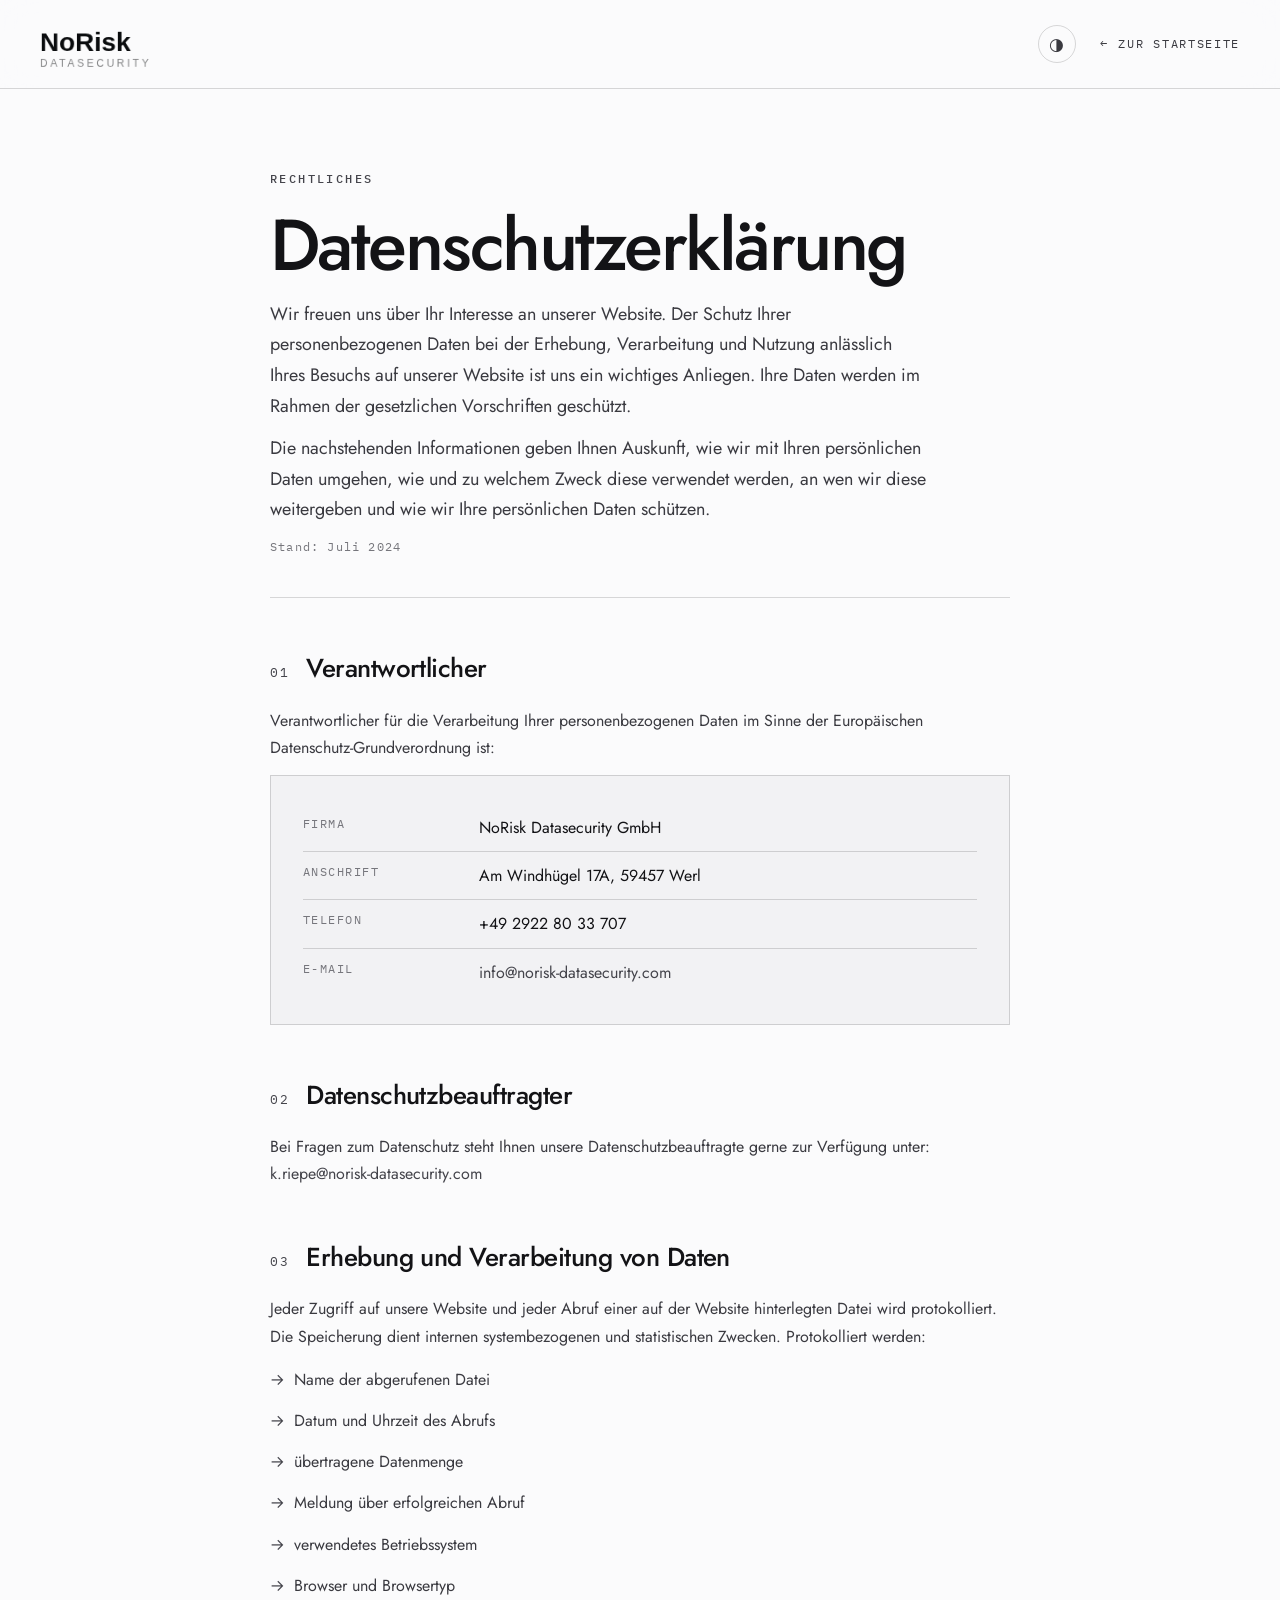
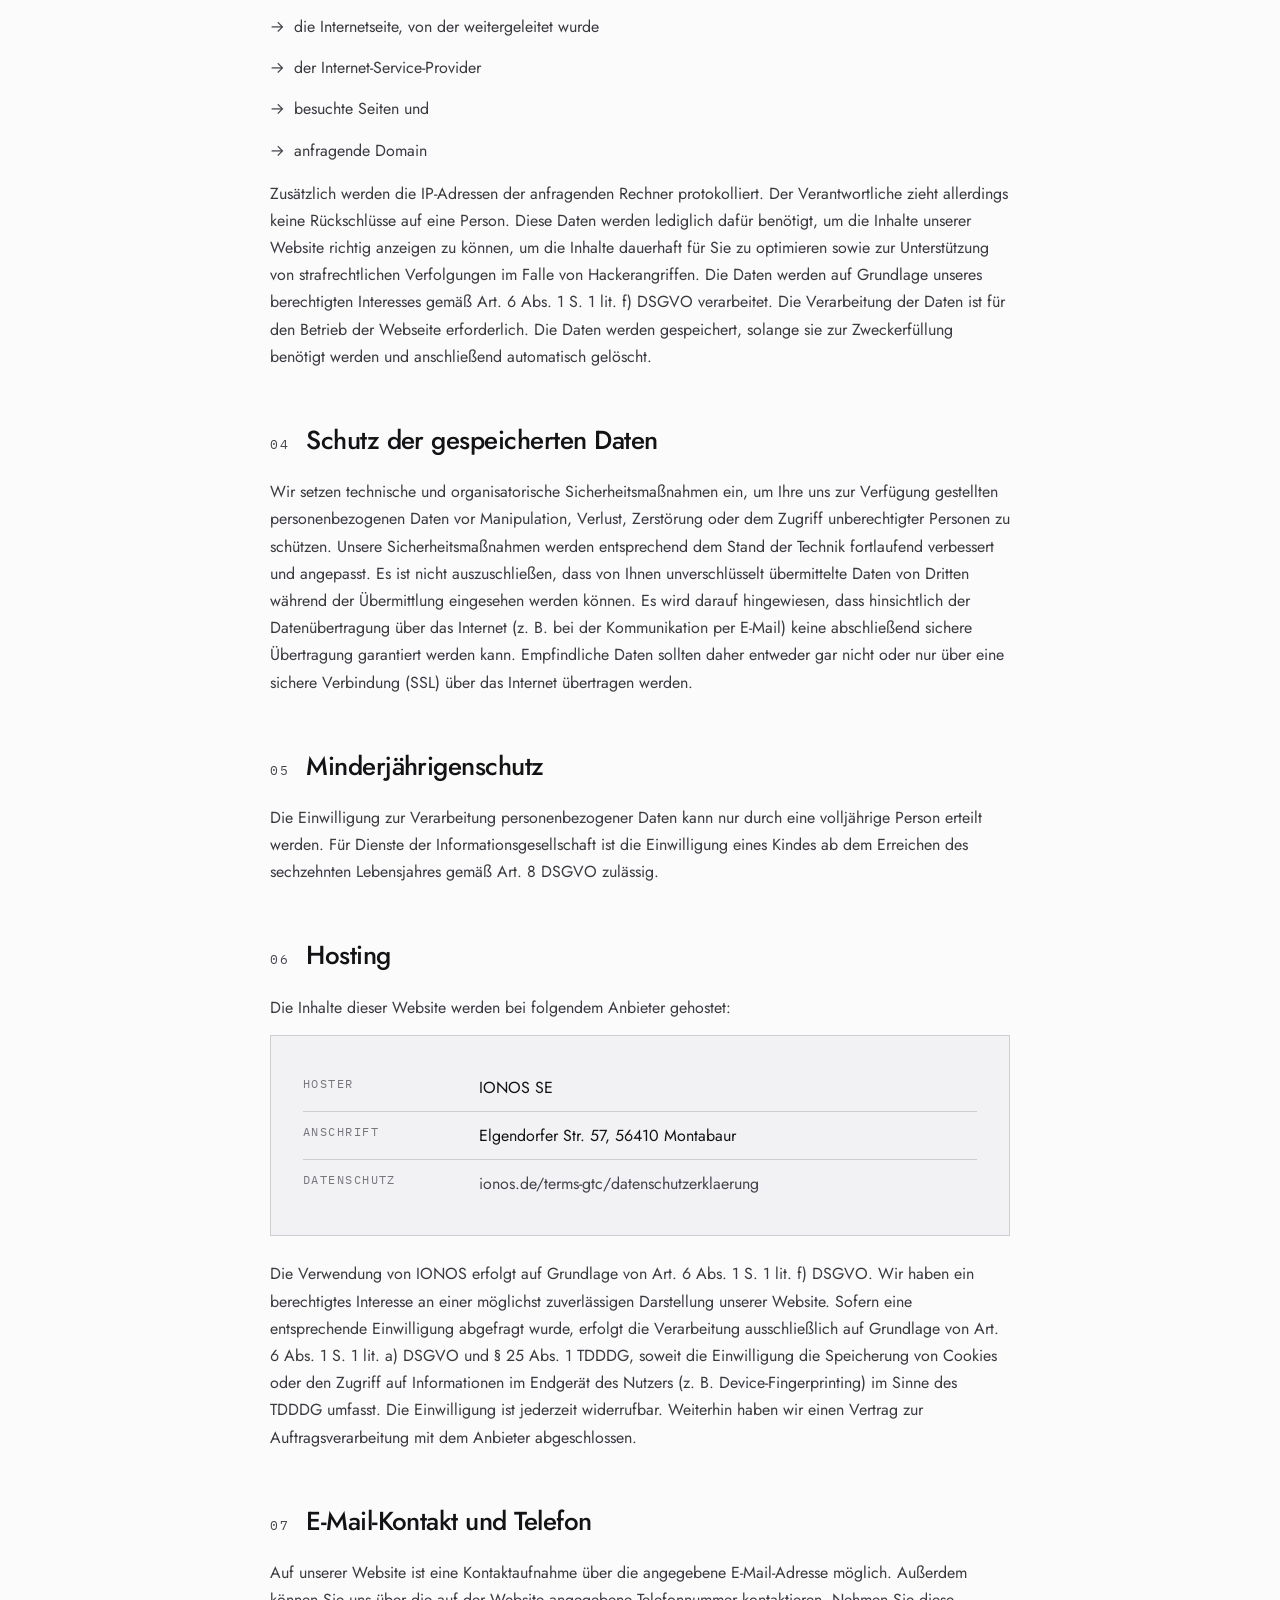
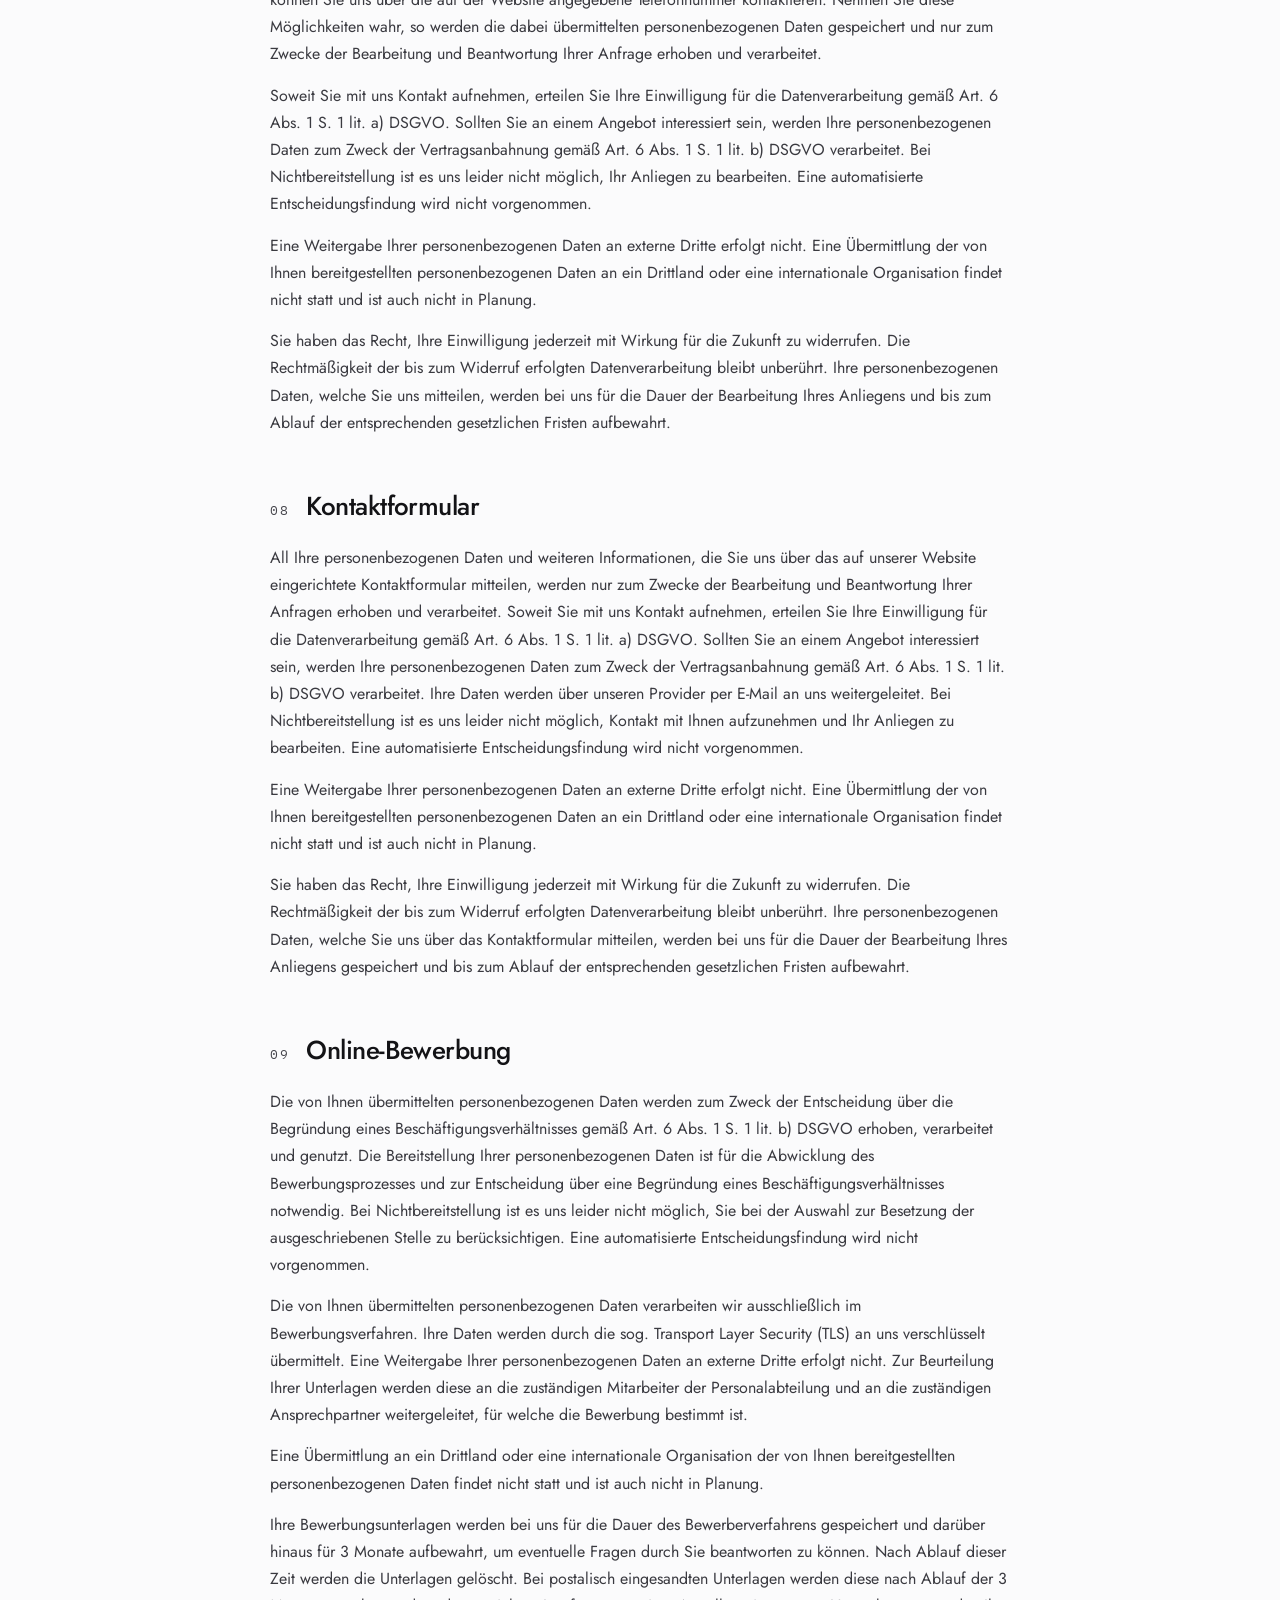
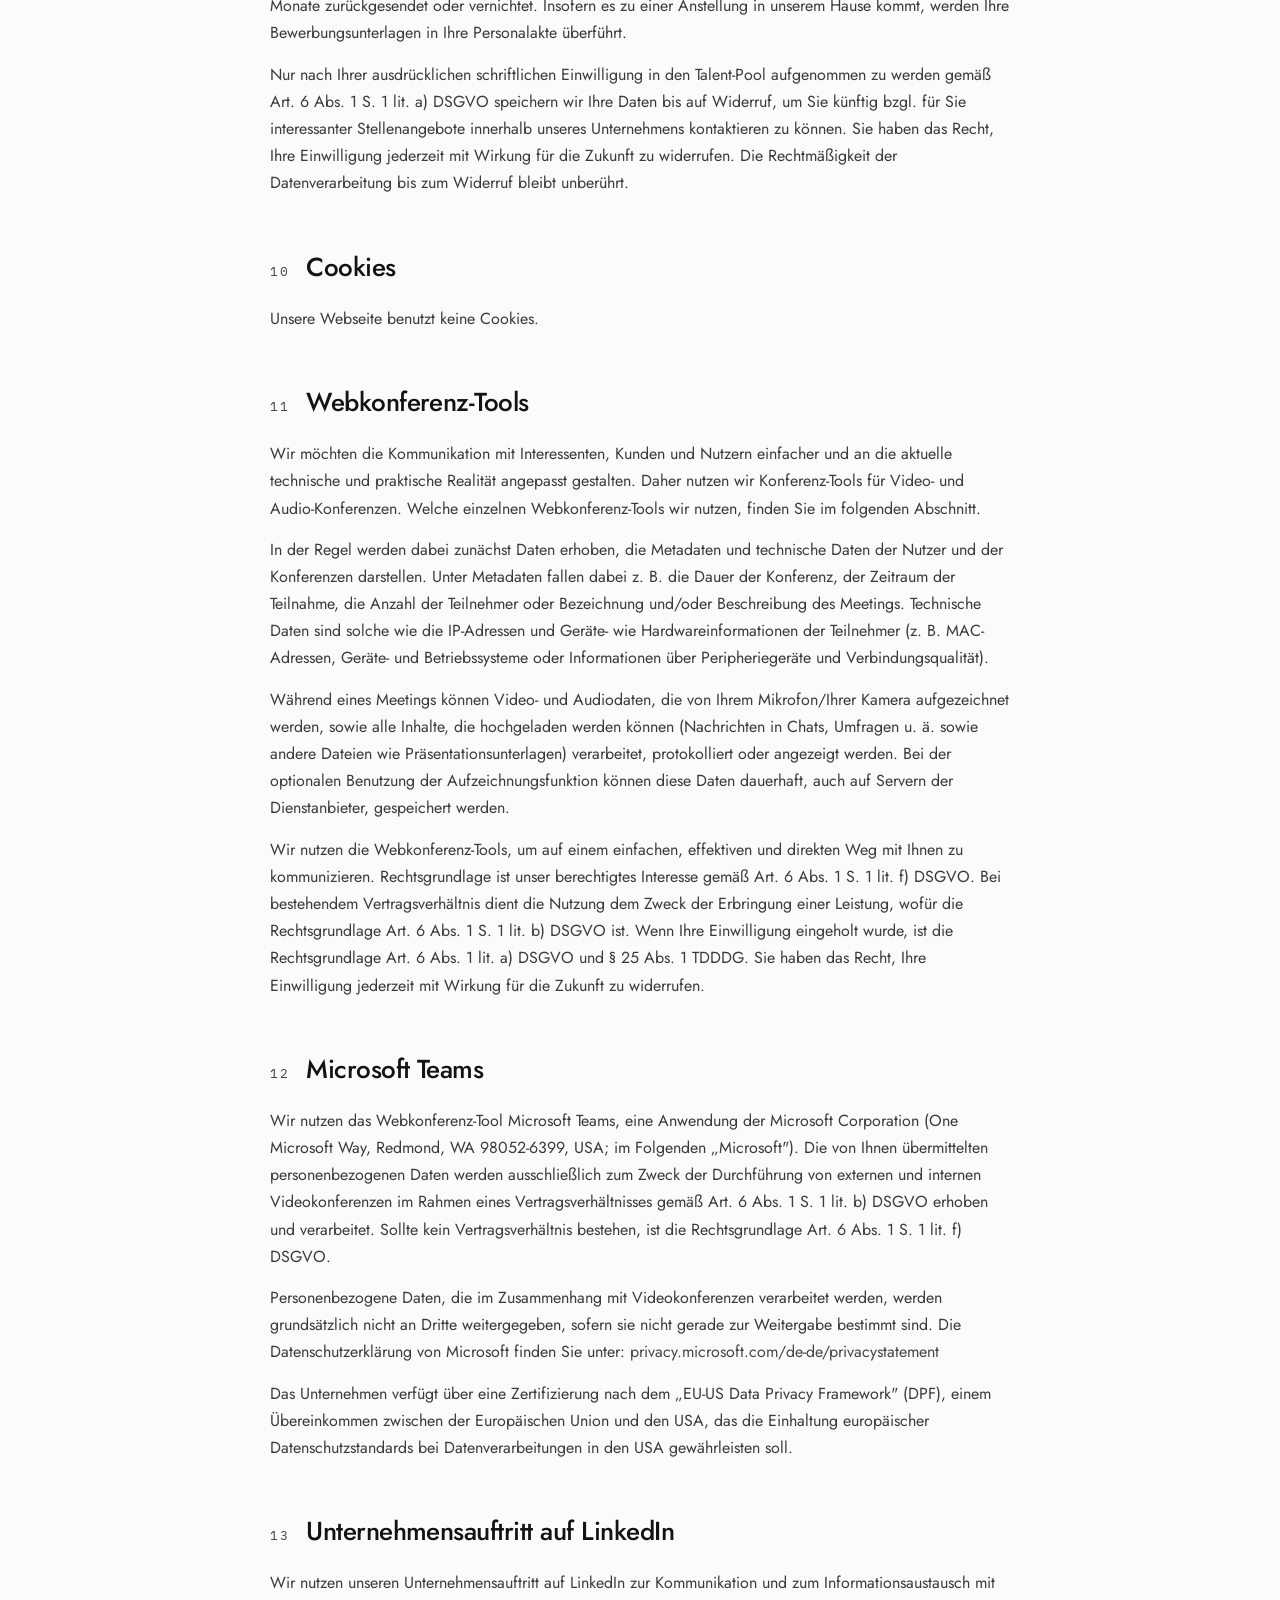
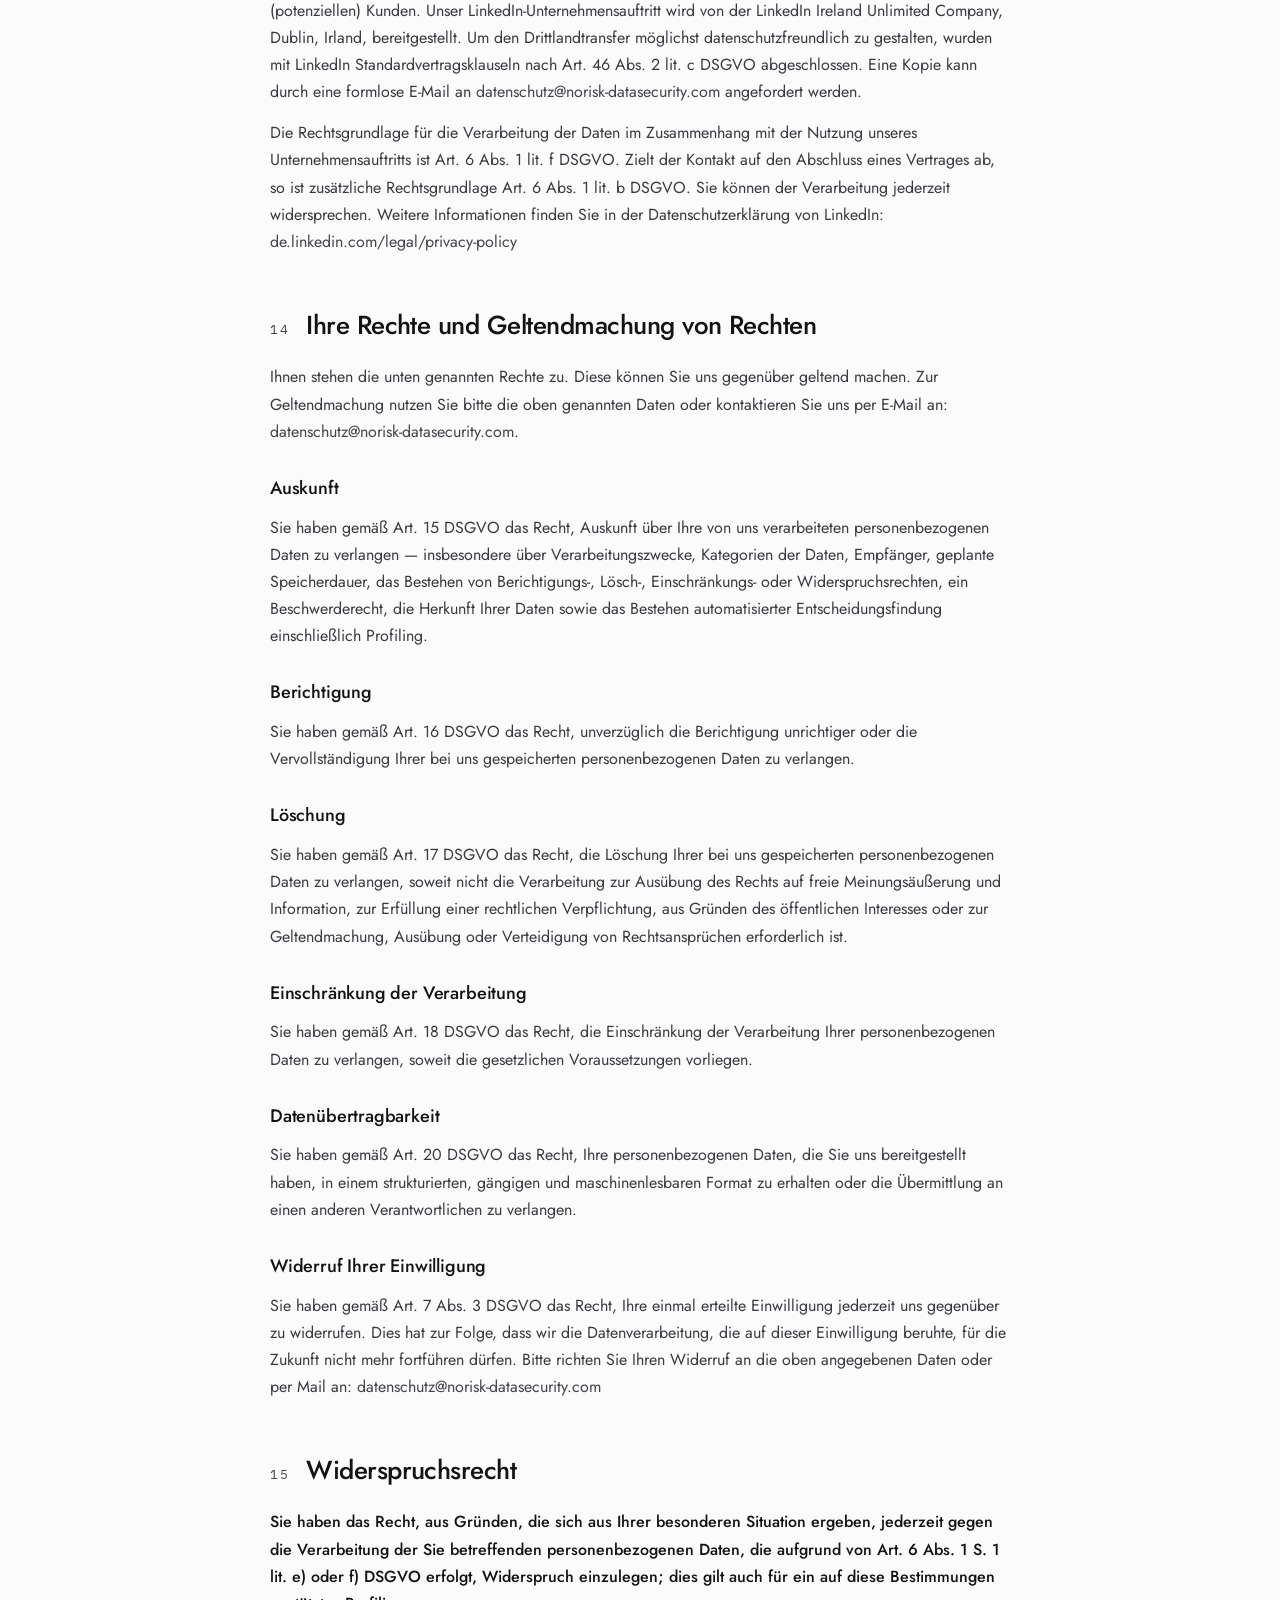
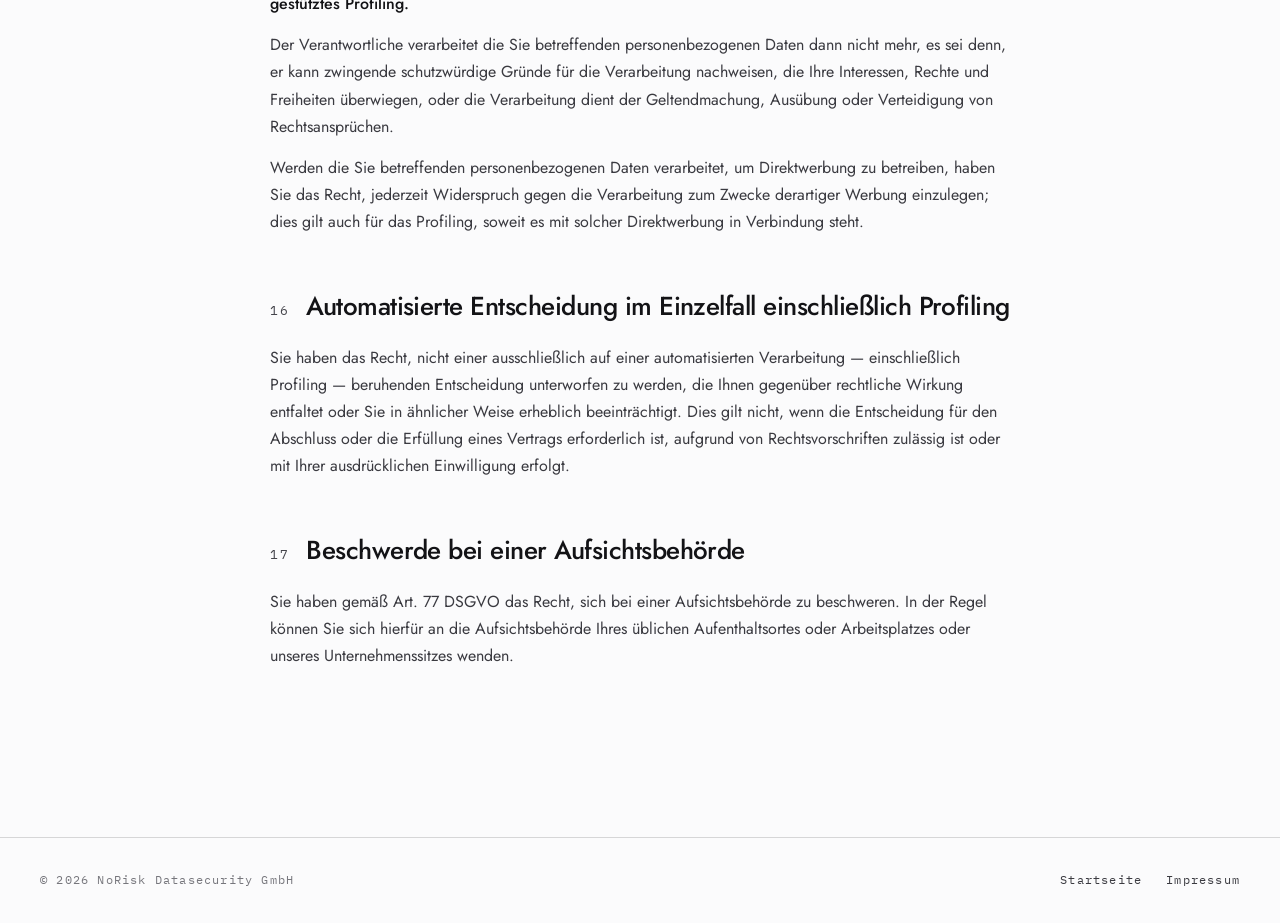
<file: datenschutz.html>
<!doctype html>
<html lang="de">
<head>
  <meta charset="utf-8" />
  <meta name="viewport" content="width=device-width, initial-scale=1" />
  <title>Datenschutzerklärung — NoRisk Datasecurity GmbH</title>
  <meta name="robots" content="noindex" />
  <link rel="preconnect" href="https://fonts.googleapis.com" />
  <link rel="preconnect" href="https://fonts.gstatic.com" crossorigin />
  <link href="https://fonts.googleapis.com/css2?family=Jost:wght@400;500;600&family=Inter+Tight:wght@400;500&family=IBM+Plex+Mono:wght@400;500&display=swap" rel="stylesheet" />
  <link rel="stylesheet" href="legal.css" />
</head>
<body>
  <nav class="legal-nav">
    <a class="legal-nav-logo" href="index.html" aria-label="NoRisk Datasecurity — Startseite">
      <img class="wm-dark" src="assets/logo-dark.png" alt="NoRisk Datasecurity" />
      <img class="wm-light" src="assets/logo-light.png" alt="NoRisk Datasecurity" />
    </a>
    <div class="legal-nav-r">
      <button class="legal-theme" type="button" aria-label="Hell/Dunkel umschalten">◑</button>
      <a class="legal-back" href="index.html">
        <span class="arrow">←</span> Zur Startseite
      </a>
    </div>
  </nav>

  <main class="legal-wrap">
    <div class="legal-eyebrow">Rechtliches</div>
    <h1 class="legal-h1">Datenschutz&shy;erklärung</h1>
    <p class="legal-lede">Wir freuen uns über Ihr Interesse an unserer Website. Der Schutz Ihrer personenbezogenen Daten bei der Erhebung, Verarbeitung und Nutzung anlässlich Ihres Besuchs auf unserer Website ist uns ein wichtiges Anliegen. Ihre Daten werden im Rahmen der gesetzlichen Vorschriften geschützt.</p>
    <p class="legal-lede">Die nachstehenden Informationen geben Ihnen Auskunft, wie wir mit Ihren persönlichen Daten umgehen, wie und zu welchem Zweck diese verwendet werden, an wen wir diese weitergeben und wie wir Ihre persönlichen Daten schützen.</p>
    <div class="legal-updated">Stand: Juli 2024</div>

    <section class="legal-section">
      <h2><span class="num">01</span> Verantwortlicher</h2>
      <p>Verantwortlicher für die Verarbeitung Ihrer personenbezogenen Daten im Sinne der Europäischen Datenschutz-Grundverordnung ist:</p>
      <div class="legal-card">
        <div class="row"><div class="k">Firma</div><div class="v">NoRisk Datasecurity GmbH</div></div>
        <div class="row"><div class="k">Anschrift</div><div class="v">Am Windhügel 17A, 59457 Werl</div></div>
        <div class="row"><div class="k">Telefon</div><div class="v">+49 2922 80 33 707</div></div>
        <div class="row"><div class="k">E-Mail</div><div class="v"><a href="mailto:info@norisk-datasecurity.com">info@norisk-datasecurity.com</a></div></div>
      </div>
    </section>

    <section class="legal-section">
      <h2><span class="num">02</span> Datenschutzbeauftragter</h2>
      <p>Bei Fragen zum Datenschutz steht Ihnen unsere Datenschutzbeauftragte gerne zur Verfügung unter: <a href="mailto:k.riepe@norisk-datasecurity.com">k.riepe@norisk-datasecurity.com</a></p>
    </section>

    <section class="legal-section">
      <h2><span class="num">03</span> Erhebung und Verarbeitung von Daten</h2>
      <p>Jeder Zugriff auf unsere Website und jeder Abruf einer auf der Website hinterlegten Datei wird protokolliert. Die Speicherung dient internen systembezogenen und statistischen Zwecken. Protokolliert werden:</p>
      <ul>
        <li>Name der abgerufenen Datei</li>
        <li>Datum und Uhrzeit des Abrufs</li>
        <li>übertragene Datenmenge</li>
        <li>Meldung über erfolgreichen Abruf</li>
        <li>verwendetes Betriebssystem</li>
        <li>Browser und Browsertyp</li>
        <li>die Internetseite, von der weitergeleitet wurde</li>
        <li>der Internet-Service-Provider</li>
        <li>besuchte Seiten und</li>
        <li>anfragende Domain</li>
      </ul>
      <p>Zusätzlich werden die IP-Adressen der anfragenden Rechner protokolliert. Der Verantwortliche zieht allerdings keine Rückschlüsse auf eine Person. Diese Daten werden lediglich dafür benötigt, um die Inhalte unserer Website richtig anzeigen zu können, um die Inhalte dauerhaft für Sie zu optimieren sowie zur Unterstützung von strafrechtlichen Verfolgungen im Falle von Hackerangriffen. Die Daten werden auf Grundlage unseres berechtigten Interesses gemäß Art. 6 Abs. 1 S. 1 lit. f) DSGVO verarbeitet. Die Verarbeitung der Daten ist für den Betrieb der Webseite erforderlich. Die Daten werden gespeichert, solange sie zur Zweckerfüllung benötigt werden und anschließend automatisch gelöscht.</p>
    </section>

    <section class="legal-section">
      <h2><span class="num">04</span> Schutz der gespeicherten Daten</h2>
      <p>Wir setzen technische und organisatorische Sicherheitsmaßnahmen ein, um Ihre uns zur Verfügung gestellten personenbezogenen Daten vor Manipulation, Verlust, Zerstörung oder dem Zugriff unberechtigter Personen zu schützen. Unsere Sicherheitsmaßnahmen werden entsprechend dem Stand der Technik fortlaufend verbessert und angepasst. Es ist nicht auszuschließen, dass von Ihnen unverschlüsselt übermittelte Daten von Dritten während der Übermittlung eingesehen werden können. Es wird darauf hingewiesen, dass hinsichtlich der Datenübertragung über das Internet (z. B. bei der Kommunikation per E-Mail) keine abschließend sichere Übertragung garantiert werden kann. Empfindliche Daten sollten daher entweder gar nicht oder nur über eine sichere Verbindung (SSL) über das Internet übertragen werden.</p>
    </section>

    <section class="legal-section">
      <h2><span class="num">05</span> Minderjährigenschutz</h2>
      <p>Die Einwilligung zur Verarbeitung personenbezogener Daten kann nur durch eine volljährige Person erteilt werden. Für Dienste der Informationsgesellschaft ist die Einwilligung eines Kindes ab dem Erreichen des sechzehnten Lebensjahres gemäß Art. 8 DSGVO zulässig.</p>
    </section>

    <section class="legal-section">
      <h2><span class="num">06</span> Hosting</h2>
      <p>Die Inhalte dieser Website werden bei folgendem Anbieter gehostet:</p>
      <div class="legal-card">
        <div class="row"><div class="k">Hoster</div><div class="v">IONOS SE</div></div>
        <div class="row"><div class="k">Anschrift</div><div class="v">Elgendorfer Str. 57, 56410 Montabaur</div></div>
        <div class="row"><div class="k">Datenschutz</div><div class="v"><a href="https://www.ionos.de/terms-gtc/datenschutzerklaerung/" target="_blank" rel="noopener noreferrer">ionos.de/terms-gtc/datenschutzerklaerung</a></div></div>
      </div>
      <p>Die Verwendung von IONOS erfolgt auf Grundlage von Art. 6 Abs. 1 S. 1 lit. f) DSGVO. Wir haben ein berechtigtes Interesse an einer möglichst zuverlässigen Darstellung unserer Website. Sofern eine entsprechende Einwilligung abgefragt wurde, erfolgt die Verarbeitung ausschließlich auf Grundlage von Art. 6 Abs. 1 S. 1 lit. a) DSGVO und § 25 Abs. 1 TDDDG, soweit die Einwilligung die Speicherung von Cookies oder den Zugriff auf Informationen im Endgerät des Nutzers (z. B. Device-Fingerprinting) im Sinne des TDDDG umfasst. Die Einwilligung ist jederzeit widerrufbar. Weiterhin haben wir einen Vertrag zur Auftragsverarbeitung mit dem Anbieter abgeschlossen.</p>
    </section>

    <section class="legal-section">
      <h2><span class="num">07</span> E-Mail-Kontakt und Telefon</h2>
      <p>Auf unserer Website ist eine Kontaktaufnahme über die angegebene E-Mail-Adresse möglich. Außerdem können Sie uns über die auf der Website angegebene Telefonnummer kontaktieren. Nehmen Sie diese Möglichkeiten wahr, so werden die dabei übermittelten personenbezogenen Daten gespeichert und nur zum Zwecke der Bearbeitung und Beantwortung Ihrer Anfrage erhoben und verarbeitet.</p>
      <p>Soweit Sie mit uns Kontakt aufnehmen, erteilen Sie Ihre Einwilligung für die Datenverarbeitung gemäß Art. 6 Abs. 1 S. 1 lit. a) DSGVO. Sollten Sie an einem Angebot interessiert sein, werden Ihre personenbezogenen Daten zum Zweck der Vertragsanbahnung gemäß Art. 6 Abs. 1 S. 1 lit. b) DSGVO verarbeitet. Bei Nichtbereitstellung ist es uns leider nicht möglich, Ihr Anliegen zu bearbeiten. Eine automatisierte Entscheidungsfindung wird nicht vorgenommen.</p>
      <p>Eine Weitergabe Ihrer personenbezogenen Daten an externe Dritte erfolgt nicht. Eine Übermittlung der von Ihnen bereitgestellten personenbezogenen Daten an ein Drittland oder eine internationale Organisation findet nicht statt und ist auch nicht in Planung.</p>
      <p>Sie haben das Recht, Ihre Einwilligung jederzeit mit Wirkung für die Zukunft zu widerrufen. Die Rechtmäßigkeit der bis zum Widerruf erfolgten Datenverarbeitung bleibt unberührt. Ihre personenbezogenen Daten, welche Sie uns mitteilen, werden bei uns für die Dauer der Bearbeitung Ihres Anliegens und bis zum Ablauf der entsprechenden gesetzlichen Fristen aufbewahrt.</p>
    </section>

    <section class="legal-section">
      <h2><span class="num">08</span> Kontaktformular</h2>
      <p>All Ihre personenbezogenen Daten und weiteren Informationen, die Sie uns über das auf unserer Website eingerichtete Kontaktformular mitteilen, werden nur zum Zwecke der Bearbeitung und Beantwortung Ihrer Anfragen erhoben und verarbeitet. Soweit Sie mit uns Kontakt aufnehmen, erteilen Sie Ihre Einwilligung für die Datenverarbeitung gemäß Art. 6 Abs. 1 S. 1 lit. a) DSGVO. Sollten Sie an einem Angebot interessiert sein, werden Ihre personenbezogenen Daten zum Zweck der Vertragsanbahnung gemäß Art. 6 Abs. 1 S. 1 lit. b) DSGVO verarbeitet. Ihre Daten werden über unseren Provider per E-Mail an uns weitergeleitet. Bei Nichtbereitstellung ist es uns leider nicht möglich, Kontakt mit Ihnen aufzunehmen und Ihr Anliegen zu bearbeiten. Eine automatisierte Entscheidungsfindung wird nicht vorgenommen.</p>
      <p>Eine Weitergabe Ihrer personenbezogenen Daten an externe Dritte erfolgt nicht. Eine Übermittlung der von Ihnen bereitgestellten personenbezogenen Daten an ein Drittland oder eine internationale Organisation findet nicht statt und ist auch nicht in Planung.</p>
      <p>Sie haben das Recht, Ihre Einwilligung jederzeit mit Wirkung für die Zukunft zu widerrufen. Die Rechtmäßigkeit der bis zum Widerruf erfolgten Datenverarbeitung bleibt unberührt. Ihre personenbezogenen Daten, welche Sie uns über das Kontaktformular mitteilen, werden bei uns für die Dauer der Bearbeitung Ihres Anliegens gespeichert und bis zum Ablauf der entsprechenden gesetzlichen Fristen aufbewahrt.</p>
    </section>

    <section class="legal-section">
      <h2><span class="num">09</span> Online-Bewerbung</h2>
      <p>Die von Ihnen übermittelten personenbezogenen Daten werden zum Zweck der Entscheidung über die Begründung eines Beschäftigungsverhältnisses gemäß Art. 6 Abs. 1 S. 1 lit. b) DSGVO erhoben, verarbeitet und genutzt. Die Bereitstellung Ihrer personenbezogenen Daten ist für die Abwicklung des Bewerbungsprozesses und zur Entscheidung über eine Begründung eines Beschäftigungsverhältnisses notwendig. Bei Nichtbereitstellung ist es uns leider nicht möglich, Sie bei der Auswahl zur Besetzung der ausgeschriebenen Stelle zu berücksichtigen. Eine automatisierte Entscheidungsfindung wird nicht vorgenommen.</p>
      <p>Die von Ihnen übermittelten personenbezogenen Daten verarbeiten wir ausschließlich im Bewerbungsverfahren. Ihre Daten werden durch die sog. Transport Layer Security (TLS) an uns verschlüsselt übermittelt. Eine Weitergabe Ihrer personenbezogenen Daten an externe Dritte erfolgt nicht. Zur Beurteilung Ihrer Unterlagen werden diese an die zuständigen Mitarbeiter der Personalabteilung und an die zuständigen Ansprechpartner weitergeleitet, für welche die Bewerbung bestimmt ist.</p>
      <p>Eine Übermittlung an ein Drittland oder eine internationale Organisation der von Ihnen bereitgestellten personenbezogenen Daten findet nicht statt und ist auch nicht in Planung.</p>
      <p>Ihre Bewerbungsunterlagen werden bei uns für die Dauer des Bewerberverfahrens gespeichert und darüber hinaus für 3 Monate aufbewahrt, um eventuelle Fragen durch Sie beantworten zu können. Nach Ablauf dieser Zeit werden die Unterlagen gelöscht. Bei postalisch eingesandten Unterlagen werden diese nach Ablauf der 3 Monate zurückgesendet oder vernichtet. Insofern es zu einer Anstellung in unserem Hause kommt, werden Ihre Bewerbungsunterlagen in Ihre Personalakte überführt.</p>
      <p>Nur nach Ihrer ausdrücklichen schriftlichen Einwilligung in den Talent-Pool aufgenommen zu werden gemäß Art. 6 Abs. 1 S. 1 lit. a) DSGVO speichern wir Ihre Daten bis auf Widerruf, um Sie künftig bzgl. für Sie interessanter Stellenangebote innerhalb unseres Unternehmens kontaktieren zu können. Sie haben das Recht, Ihre Einwilligung jederzeit mit Wirkung für die Zukunft zu widerrufen. Die Rechtmäßigkeit der Datenverarbeitung bis zum Widerruf bleibt unberührt.</p>
    </section>

    <section class="legal-section">
      <h2><span class="num">10</span> Cookies</h2>
      <p>Unsere Webseite benutzt keine Cookies.</p>
    </section>

    <section class="legal-section">
      <h2><span class="num">11</span> Webkonferenz-Tools</h2>
      <p>Wir möchten die Kommunikation mit Interessenten, Kunden und Nutzern einfacher und an die aktuelle technische und praktische Realität angepasst gestalten. Daher nutzen wir Konferenz-Tools für Video- und Audio-Konferenzen. Welche einzelnen Webkonferenz-Tools wir nutzen, finden Sie im folgenden Abschnitt.</p>
      <p>In der Regel werden dabei zunächst Daten erhoben, die Metadaten und technische Daten der Nutzer und der Konferenzen darstellen. Unter Metadaten fallen dabei z. B. die Dauer der Konferenz, der Zeitraum der Teilnahme, die Anzahl der Teilnehmer oder Bezeichnung und/oder Beschreibung des Meetings. Technische Daten sind solche wie die IP-Adressen und Geräte- wie Hardwareinformationen der Teilnehmer (z. B. MAC-Adressen, Geräte- und Betriebssysteme oder Informationen über Peripheriegeräte und Verbindungsqualität).</p>
      <p>Während eines Meetings können Video- und Audiodaten, die von Ihrem Mikrofon/Ihrer Kamera aufgezeichnet werden, sowie alle Inhalte, die hochgeladen werden können (Nachrichten in Chats, Umfragen u. ä. sowie andere Dateien wie Präsentationsunterlagen) verarbeitet, protokolliert oder angezeigt werden. Bei der optionalen Benutzung der Aufzeichnungsfunktion können diese Daten dauerhaft, auch auf Servern der Dienstanbieter, gespeichert werden.</p>
      <p>Wir nutzen die Webkonferenz-Tools, um auf einem einfachen, effektiven und direkten Weg mit Ihnen zu kommunizieren. Rechtsgrundlage ist unser berechtigtes Interesse gemäß Art. 6 Abs. 1 S. 1 lit. f) DSGVO. Bei bestehendem Vertragsverhältnis dient die Nutzung dem Zweck der Erbringung einer Leistung, wofür die Rechtsgrundlage Art. 6 Abs. 1 S. 1 lit. b) DSGVO ist. Wenn Ihre Einwilligung eingeholt wurde, ist die Rechtsgrundlage Art. 6 Abs. 1 lit. a) DSGVO und § 25 Abs. 1 TDDDG. Sie haben das Recht, Ihre Einwilligung jederzeit mit Wirkung für die Zukunft zu widerrufen.</p>
    </section>

    <section class="legal-section">
      <h2><span class="num">12</span> Microsoft Teams</h2>
      <p>Wir nutzen das Webkonferenz-Tool Microsoft Teams, eine Anwendung der Microsoft Corporation (One Microsoft Way, Redmond, WA 98052-6399, USA; im Folgenden „Microsoft"). Die von Ihnen übermittelten personenbezogenen Daten werden ausschließlich zum Zweck der Durchführung von externen und internen Videokonferenzen im Rahmen eines Vertragsverhältnisses gemäß Art. 6 Abs. 1 S. 1 lit. b) DSGVO erhoben und verarbeitet. Sollte kein Vertragsverhältnis bestehen, ist die Rechtsgrundlage Art. 6 Abs. 1 S. 1 lit. f) DSGVO.</p>
      <p>Personenbezogene Daten, die im Zusammenhang mit Videokonferenzen verarbeitet werden, werden grundsätzlich nicht an Dritte weitergegeben, sofern sie nicht gerade zur Weitergabe bestimmt sind. Die Datenschutzerklärung von Microsoft finden Sie unter: <a href="https://privacy.microsoft.com/de-de/privacystatement" target="_blank" rel="noopener noreferrer">privacy.microsoft.com/de-de/privacystatement</a></p>
      <p>Das Unternehmen verfügt über eine Zertifizierung nach dem „EU-US Data Privacy Framework" (DPF), einem Übereinkommen zwischen der Europäischen Union und den USA, das die Einhaltung europäischer Datenschutzstandards bei Datenverarbeitungen in den USA gewährleisten soll.</p>
    </section>

    <section class="legal-section">
      <h2><span class="num">13</span> Unternehmensauftritt auf LinkedIn</h2>
      <p>Wir nutzen unseren Unternehmensauftritt auf LinkedIn zur Kommunikation und zum Informationsaustausch mit (potenziellen) Kunden. Unser LinkedIn-Unternehmensauftritt wird von der LinkedIn Ireland Unlimited Company, Dublin, Irland, bereitgestellt. Um den Drittlandtransfer möglichst datenschutzfreundlich zu gestalten, wurden mit LinkedIn Standardvertragsklauseln nach Art. 46 Abs. 2 lit. c DSGVO abgeschlossen. Eine Kopie kann durch eine formlose E-Mail an <a href="mailto:datenschutz@norisk-datasecurity.com">datenschutz@norisk-datasecurity.com</a> angefordert werden.</p>
      <p>Die Rechtsgrundlage für die Verarbeitung der Daten im Zusammenhang mit der Nutzung unseres Unternehmensauftritts ist Art. 6 Abs. 1 lit. f DSGVO. Zielt der Kontakt auf den Abschluss eines Vertrages ab, so ist zusätzliche Rechtsgrundlage Art. 6 Abs. 1 lit. b DSGVO. Sie können der Verarbeitung jederzeit widersprechen. Weitere Informationen finden Sie in der Datenschutzerklärung von LinkedIn: <a href="https://de.linkedin.com/legal/privacy-policy" target="_blank" rel="noopener noreferrer">de.linkedin.com/legal/privacy-policy</a></p>
    </section>

    <section class="legal-section">
      <h2><span class="num">14</span> Ihre Rechte und Geltendmachung von Rechten</h2>
      <p>Ihnen stehen die unten genannten Rechte zu. Diese können Sie uns gegenüber geltend machen. Zur Geltendmachung nutzen Sie bitte die oben genannten Daten oder kontaktieren Sie uns per E-Mail an: <a href="mailto:datenschutz@norisk-datasecurity.com">datenschutz@norisk-datasecurity.com</a>.</p>
      <h3>Auskunft</h3>
      <p>Sie haben gemäß Art. 15 DSGVO das Recht, Auskunft über Ihre von uns verarbeiteten personenbezogenen Daten zu verlangen — insbesondere über Verarbeitungszwecke, Kategorien der Daten, Empfänger, geplante Speicherdauer, das Bestehen von Berichtigungs-, Lösch-, Einschränkungs- oder Widerspruchsrechten, ein Beschwerderecht, die Herkunft Ihrer Daten sowie das Bestehen automatisierter Entscheidungsfindung einschließlich Profiling.</p>
      <h3>Berichtigung</h3>
      <p>Sie haben gemäß Art. 16 DSGVO das Recht, unverzüglich die Berichtigung unrichtiger oder die Vervollständigung Ihrer bei uns gespeicherten personenbezogenen Daten zu verlangen.</p>
      <h3>Löschung</h3>
      <p>Sie haben gemäß Art. 17 DSGVO das Recht, die Löschung Ihrer bei uns gespeicherten personenbezogenen Daten zu verlangen, soweit nicht die Verarbeitung zur Ausübung des Rechts auf freie Meinungsäußerung und Information, zur Erfüllung einer rechtlichen Verpflichtung, aus Gründen des öffentlichen Interesses oder zur Geltendmachung, Ausübung oder Verteidigung von Rechtsansprüchen erforderlich ist.</p>
      <h3>Einschränkung der Verarbeitung</h3>
      <p>Sie haben gemäß Art. 18 DSGVO das Recht, die Einschränkung der Verarbeitung Ihrer personenbezogenen Daten zu verlangen, soweit die gesetzlichen Voraussetzungen vorliegen.</p>
      <h3>Datenübertragbarkeit</h3>
      <p>Sie haben gemäß Art. 20 DSGVO das Recht, Ihre personenbezogenen Daten, die Sie uns bereitgestellt haben, in einem strukturierten, gängigen und maschinenlesbaren Format zu erhalten oder die Übermittlung an einen anderen Verantwortlichen zu verlangen.</p>
      <h3>Widerruf Ihrer Einwilligung</h3>
      <p>Sie haben gemäß Art. 7 Abs. 3 DSGVO das Recht, Ihre einmal erteilte Einwilligung jederzeit uns gegenüber zu widerrufen. Dies hat zur Folge, dass wir die Datenverarbeitung, die auf dieser Einwilligung beruhte, für die Zukunft nicht mehr fortführen dürfen. Bitte richten Sie Ihren Widerruf an die oben angegebenen Daten oder per Mail an: <a href="mailto:datenschutz@norisk-datasecurity.com">datenschutz@norisk-datasecurity.com</a></p>
    </section>

    <section class="legal-section">
      <h2><span class="num">15</span> Widerspruchsrecht</h2>
      <p><strong>Sie haben das Recht, aus Gründen, die sich aus Ihrer besonderen Situation ergeben, jederzeit gegen die Verarbeitung der Sie betreffenden personenbezogenen Daten, die aufgrund von Art. 6 Abs. 1 S. 1 lit. e) oder f) DSGVO erfolgt, Widerspruch einzulegen; dies gilt auch für ein auf diese Bestimmungen gestütztes Profiling.</strong></p>
      <p>Der Verantwortliche verarbeitet die Sie betreffenden personenbezogenen Daten dann nicht mehr, es sei denn, er kann zwingende schutzwürdige Gründe für die Verarbeitung nachweisen, die Ihre Interessen, Rechte und Freiheiten überwiegen, oder die Verarbeitung dient der Geltendmachung, Ausübung oder Verteidigung von Rechtsansprüchen.</p>
      <p>Werden die Sie betreffenden personenbezogenen Daten verarbeitet, um Direktwerbung zu betreiben, haben Sie das Recht, jederzeit Widerspruch gegen die Verarbeitung zum Zwecke derartiger Werbung einzulegen; dies gilt auch für das Profiling, soweit es mit solcher Direktwerbung in Verbindung steht.</p>
    </section>

    <section class="legal-section">
      <h2><span class="num">16</span> Automatisierte Entscheidung im Einzelfall einschließlich Profiling</h2>
      <p>Sie haben das Recht, nicht einer ausschließlich auf einer automatisierten Verarbeitung — einschließlich Profiling — beruhenden Entscheidung unterworfen zu werden, die Ihnen gegenüber rechtliche Wirkung entfaltet oder Sie in ähnlicher Weise erheblich beeinträchtigt. Dies gilt nicht, wenn die Entscheidung für den Abschluss oder die Erfüllung eines Vertrags erforderlich ist, aufgrund von Rechtsvorschriften zulässig ist oder mit Ihrer ausdrücklichen Einwilligung erfolgt.</p>
    </section>

    <section class="legal-section">
      <h2><span class="num">17</span> Beschwerde bei einer Aufsichtsbehörde</h2>
      <p>Sie haben gemäß Art. 77 DSGVO das Recht, sich bei einer Aufsichtsbehörde zu beschweren. In der Regel können Sie sich hierfür an die Aufsichtsbehörde Ihres üblichen Aufenthaltsortes oder Arbeitsplatzes oder unseres Unternehmenssitzes wenden.</p>
    </section>
  </main>

  <footer class="legal-footer">
    <div>© 2026 NoRisk Datasecurity GmbH</div>
    <div class="links">
      <a href="index.html">Startseite</a>
      <a href="impressum.html">Impressum</a>
    </div>
  </footer>
  <script src="legal-theme.js"></script>
</body>
</html>
</file>
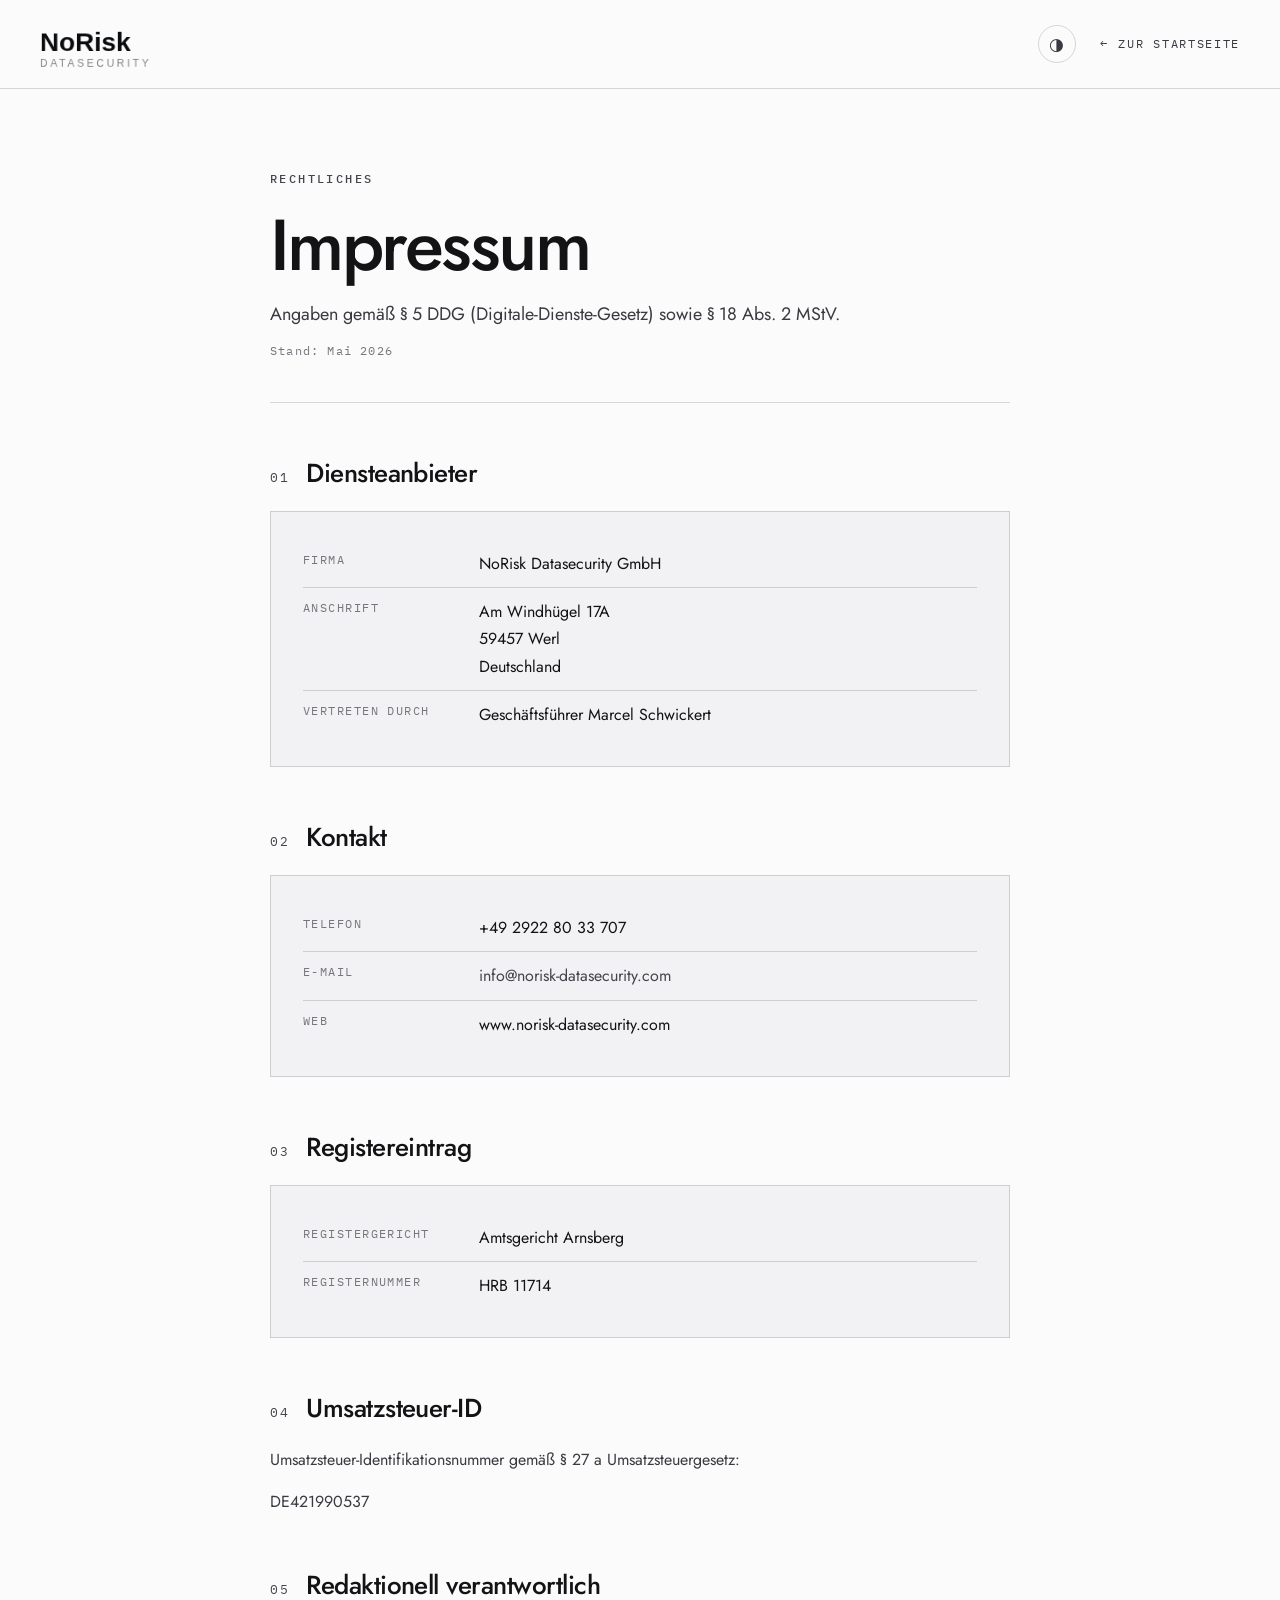
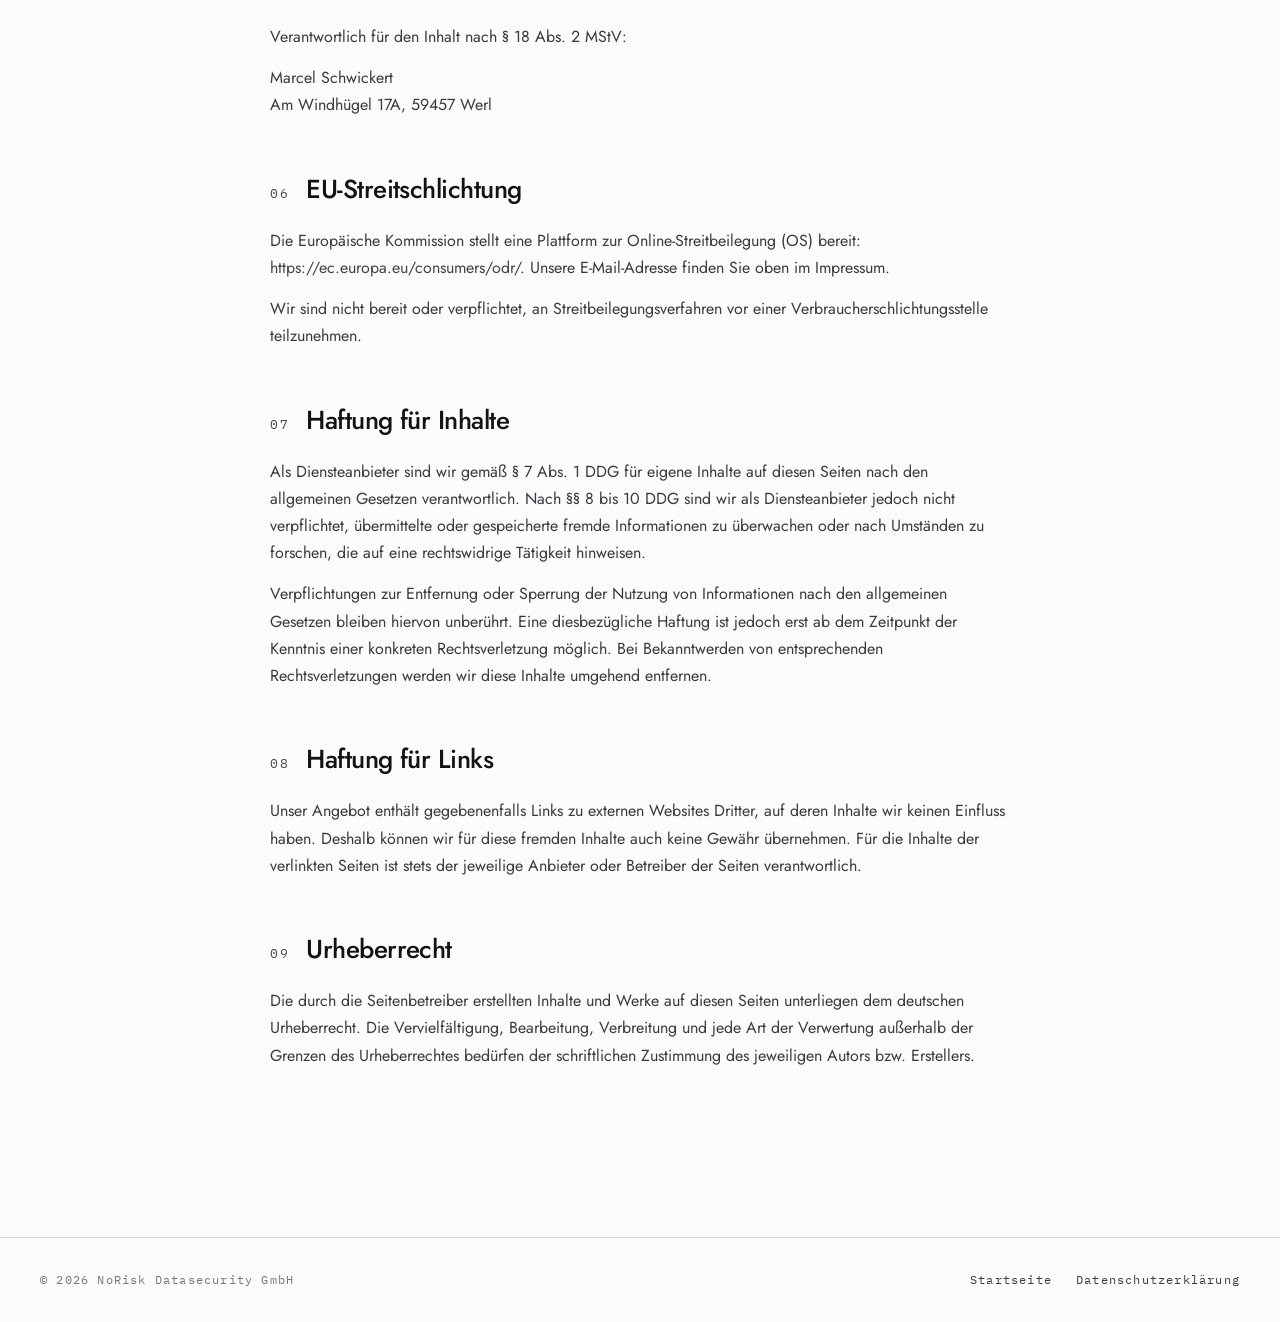
<file: impressum.html>
<!doctype html>
<html lang="de">
<head>
  <meta charset="utf-8" />
  <meta name="viewport" content="width=device-width, initial-scale=1" />
  <title>Impressum — NoRisk Datasecurity GmbH</title>
  <meta name="robots" content="noindex" />
  <link rel="preconnect" href="https://fonts.googleapis.com" />
  <link rel="preconnect" href="https://fonts.gstatic.com" crossorigin />
  <link href="https://fonts.googleapis.com/css2?family=Jost:wght@400;500;600&family=Inter+Tight:wght@400;500&family=IBM+Plex+Mono:wght@400;500&display=swap" rel="stylesheet" />
  <link rel="stylesheet" href="legal.css" />
</head>
<body>
  <nav class="legal-nav">
    <a class="legal-nav-logo" href="index.html" aria-label="NoRisk Datasecurity — Startseite">
      <img class="wm-dark" src="assets/logo-dark.png" alt="NoRisk Datasecurity" />
      <img class="wm-light" src="assets/logo-light.png" alt="NoRisk Datasecurity" />
    </a>
    <div class="legal-nav-r">
      <button class="legal-theme" type="button" aria-label="Hell/Dunkel umschalten">◑</button>
      <a class="legal-back" href="index.html">
        <span class="arrow">←</span> Zur Startseite
      </a>
    </div>
  </nav>

  <main class="legal-wrap">
    <div class="legal-eyebrow">Rechtliches</div>
    <h1 class="legal-h1">Impressum</h1>
    <p class="legal-lede">Angaben gemäß § 5 DDG (Digitale-Dienste-Gesetz) sowie § 18 Abs. 2 MStV.</p>
    <div class="legal-updated">Stand: Mai 2026</div>

    <section class="legal-section">
      <h2><span class="num">01</span> Diensteanbieter</h2>
      <div class="legal-card">
        <div class="row"><div class="k">Firma</div><div class="v">NoRisk Datasecurity GmbH</div></div>
        <div class="row"><div class="k">Anschrift</div><div class="v">Am Windhügel 17A<br />59457 Werl<br />Deutschland</div></div>
        <div class="row"><div class="k">Vertreten durch</div><div class="v">Geschäftsführer Marcel Schwickert</div></div>
      </div>
    </section>

    <section class="legal-section">
      <h2><span class="num">02</span> Kontakt</h2>
      <div class="legal-card">
        <div class="row"><div class="k">Telefon</div><div class="v">+49 2922 80 33 707</div></div>
        <div class="row"><div class="k">E-Mail</div><div class="v"><a href="mailto:info@norisk-datasecurity.com">info@norisk-datasecurity.com</a></div></div>
        <div class="row"><div class="k">Web</div><div class="v">www.norisk-datasecurity.com</div></div>
      </div>
    </section>

    <section class="legal-section">
      <h2><span class="num">03</span> Registereintrag</h2>
      <div class="legal-card">
        <div class="row"><div class="k">Registergericht</div><div class="v">Amtsgericht Arnsberg</div></div>
        <div class="row"><div class="k">Registernummer</div><div class="v">HRB 11714</div></div>
      </div>
    </section>

    <section class="legal-section">
      <h2><span class="num">04</span> Umsatzsteuer-ID</h2>
      <p>Umsatzsteuer-Identifikationsnummer gemäß § 27 a Umsatzsteuergesetz:</p>
      <p>DE421990537</p>
    </section>

    <section class="legal-section">
      <h2><span class="num">05</span> Redaktionell verantwortlich</h2>
      <p>Verantwortlich für den Inhalt nach § 18 Abs. 2 MStV:</p>
      <p>Marcel Schwickert<br />Am Windhügel 17A, 59457 Werl</p>
    </section>

    <section class="legal-section">
      <h2><span class="num">06</span> EU-Streitschlichtung</h2>
      <p>Die Europäische Kommission stellt eine Plattform zur Online-Streitbeilegung (OS) bereit: <a href="https://ec.europa.eu/consumers/odr/" target="_blank" rel="noopener noreferrer">https://ec.europa.eu/consumers/odr/</a>. Unsere E-Mail-Adresse finden Sie oben im Impressum.</p>
      <p>Wir sind nicht bereit oder verpflichtet, an Streitbeilegungsverfahren vor einer Verbraucherschlichtungsstelle teilzunehmen.</p>
    </section>

    <section class="legal-section">
      <h2><span class="num">07</span> Haftung für Inhalte</h2>
      <p>Als Diensteanbieter sind wir gemäß § 7 Abs. 1 DDG für eigene Inhalte auf diesen Seiten nach den allgemeinen Gesetzen verantwortlich. Nach §§ 8 bis 10 DDG sind wir als Diensteanbieter jedoch nicht verpflichtet, übermittelte oder gespeicherte fremde Informationen zu überwachen oder nach Umständen zu forschen, die auf eine rechtswidrige Tätigkeit hinweisen.</p>
      <p>Verpflichtungen zur Entfernung oder Sperrung der Nutzung von Informationen nach den allgemeinen Gesetzen bleiben hiervon unberührt. Eine diesbezügliche Haftung ist jedoch erst ab dem Zeitpunkt der Kenntnis einer konkreten Rechtsverletzung möglich. Bei Bekanntwerden von entsprechenden Rechtsverletzungen werden wir diese Inhalte umgehend entfernen.</p>
    </section>

    <section class="legal-section">
      <h2><span class="num">08</span> Haftung für Links</h2>
      <p>Unser Angebot enthält gegebenenfalls Links zu externen Websites Dritter, auf deren Inhalte wir keinen Einfluss haben. Deshalb können wir für diese fremden Inhalte auch keine Gewähr übernehmen. Für die Inhalte der verlinkten Seiten ist stets der jeweilige Anbieter oder Betreiber der Seiten verantwortlich.</p>
    </section>

    <section class="legal-section">
      <h2><span class="num">09</span> Urheberrecht</h2>
      <p>Die durch die Seitenbetreiber erstellten Inhalte und Werke auf diesen Seiten unterliegen dem deutschen Urheberrecht. Die Vervielfältigung, Bearbeitung, Verbreitung und jede Art der Verwertung außerhalb der Grenzen des Urheberrechtes bedürfen der schriftlichen Zustimmung des jeweiligen Autors bzw. Erstellers.</p>
    </section>

  </main>

  <footer class="legal-footer">
    <div>© 2026 NoRisk Datasecurity GmbH</div>
    <div class="links">
      <a href="index.html">Startseite</a>
      <a href="datenschutz.html">Datenschutzerklärung</a>
    </div>
  </footer>
  <script src="legal-theme.js"></script>
</body>
</html>
</file>
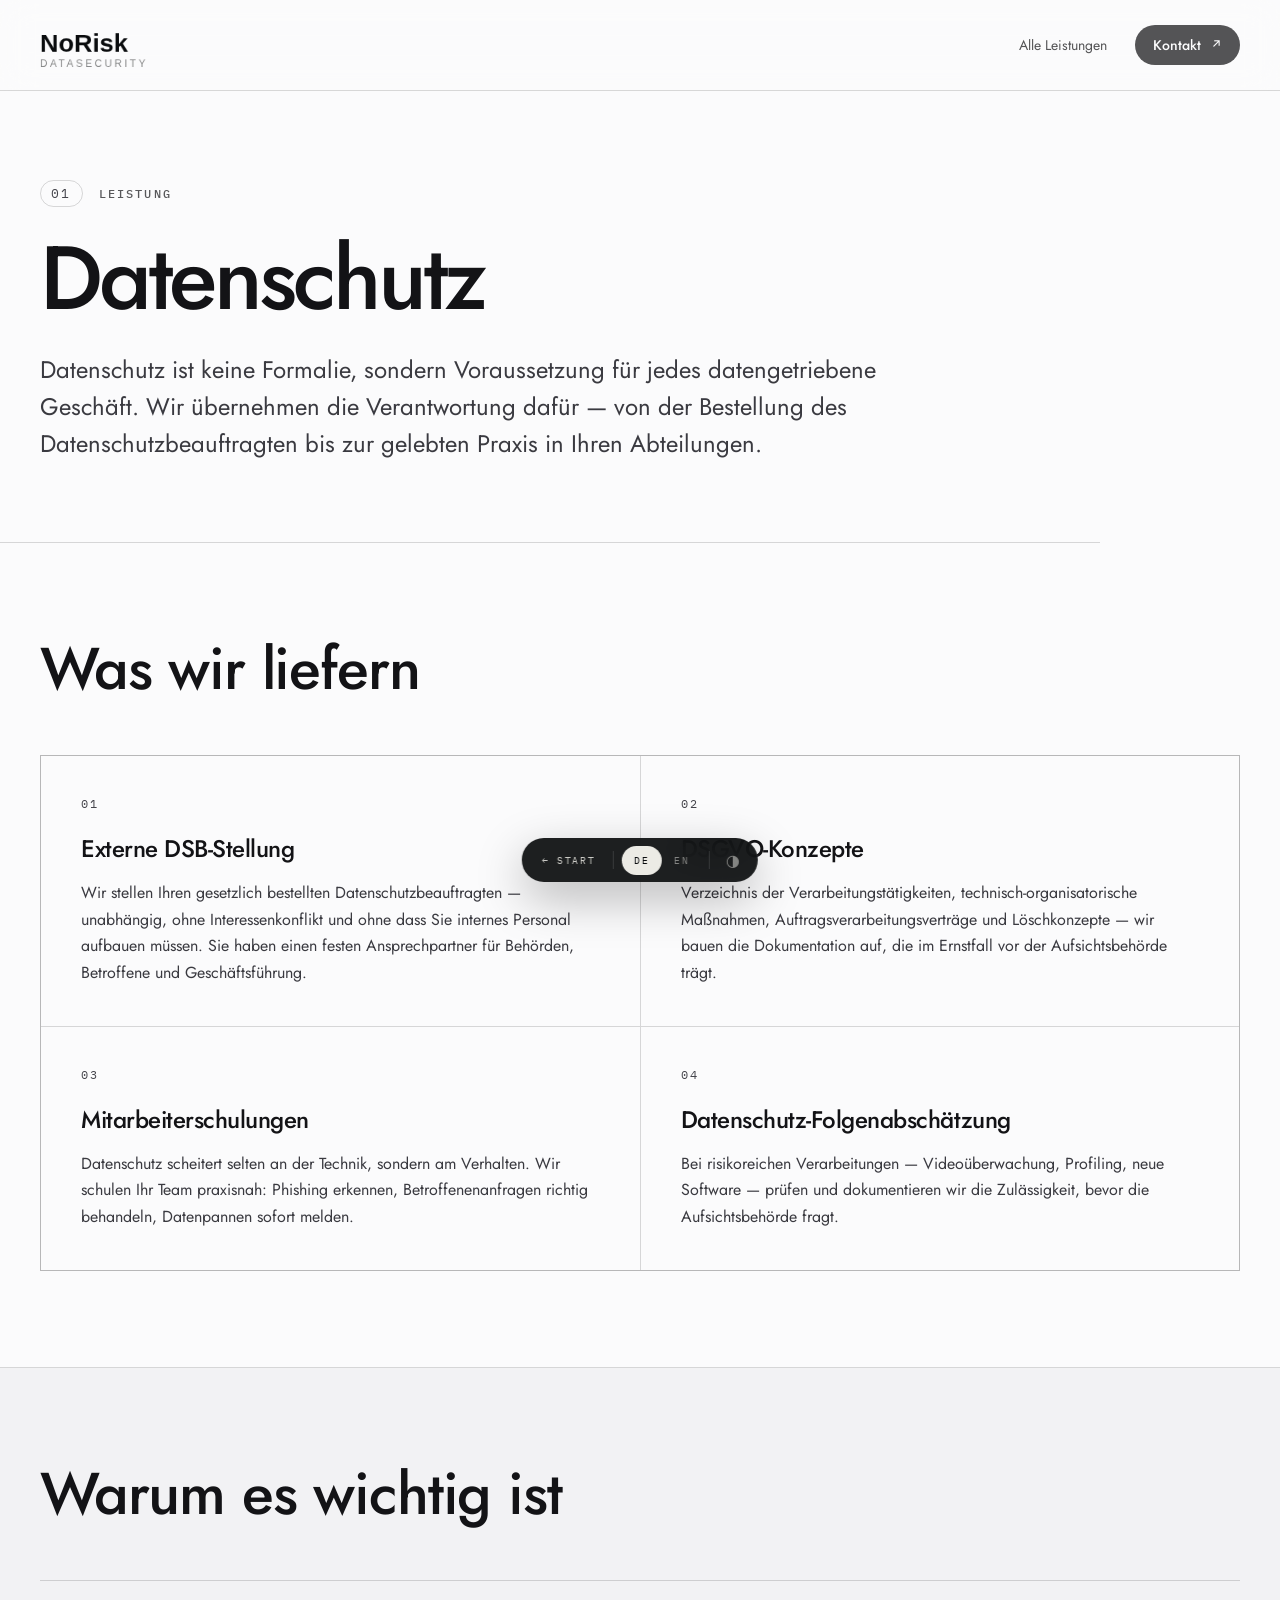
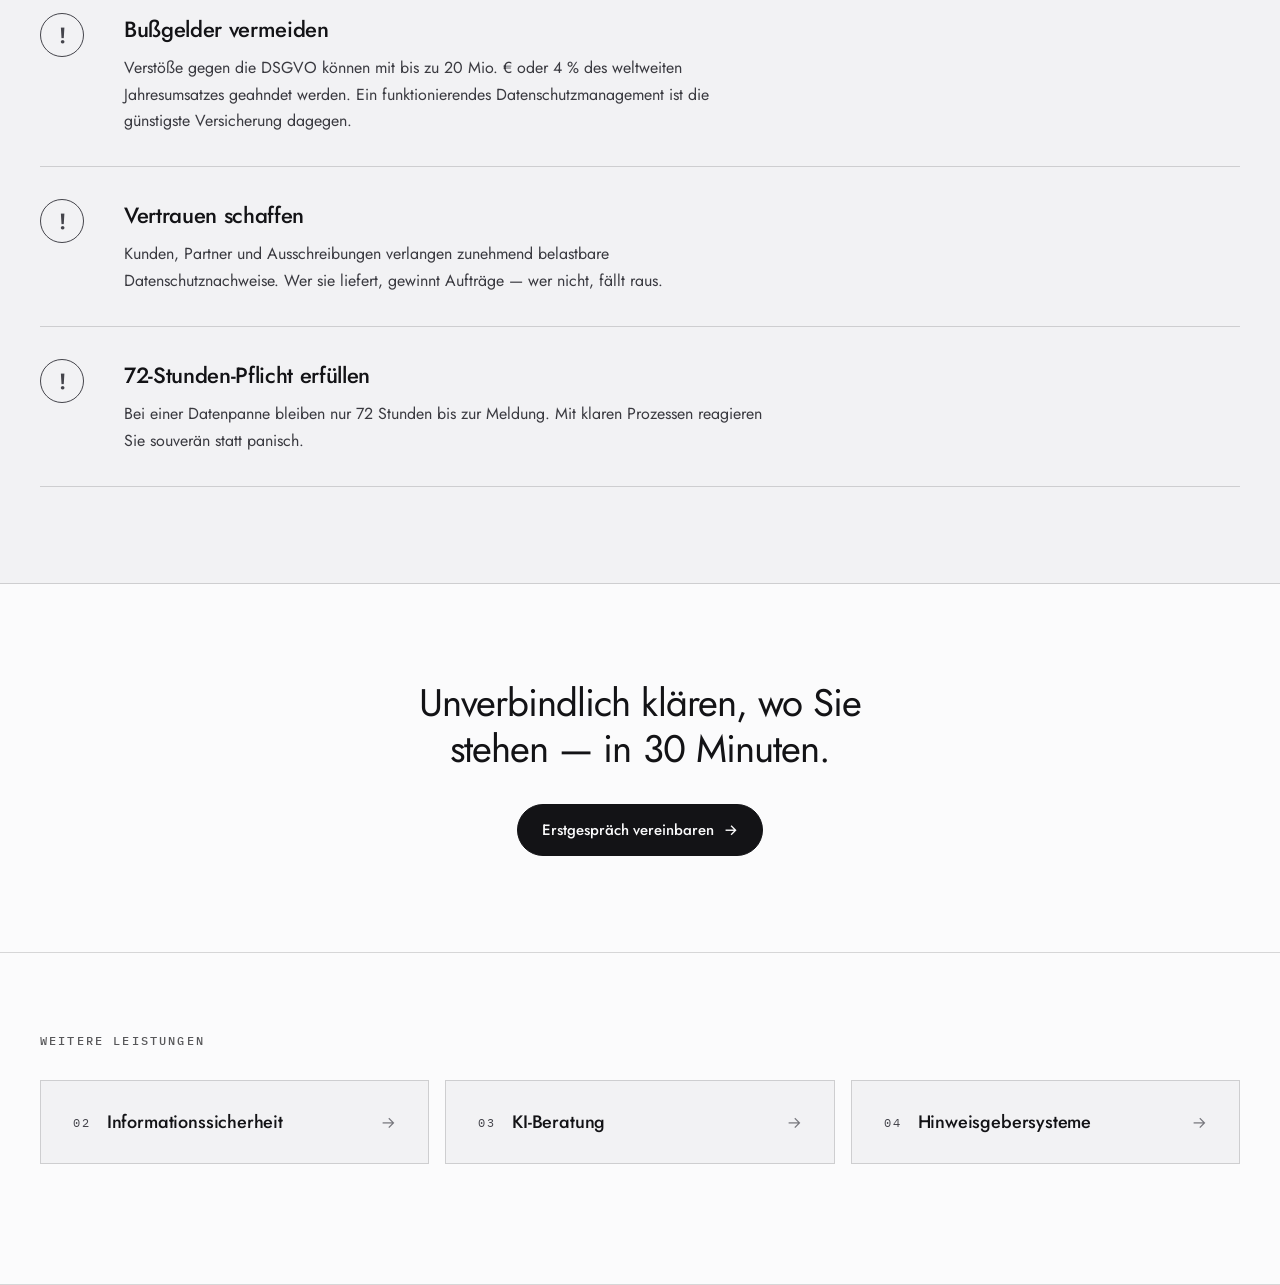
<file: leistung.html>
<!doctype html>
<html lang="de">
<head>
  <meta charset="utf-8" />
  <meta name="viewport" content="width=device-width, initial-scale=1" />
  <title>Leistung — NoRisk Datasecurity</title>
  <meta name="robots" content="noindex" />

  <link rel="preconnect" href="https://fonts.googleapis.com" />
  <link rel="preconnect" href="https://fonts.gstatic.com" crossorigin />
  <link
    href="https://fonts.googleapis.com/css2?family=Jost:wght@300;400;500;600&family=Inter+Tight:wght@400;500;600&family=IBM+Plex+Sans:wght@400;500;600&family=IBM+Plex+Mono:wght@400;500&family=Newsreader:ital,opsz,wght@0,6..72,300;0,6..72,400;1,6..72,300&display=swap"
    rel="stylesheet"
  />

  <link rel="stylesheet" href="styles-base.css" />
  <link rel="stylesheet" href="styles-v3.css" />
  <link rel="stylesheet" href="styles-gray.css" />
  <link rel="stylesheet" href="styles-leistung.css" />

  <style>
    .global-toolbar {
      position: fixed;
      bottom: 18px;
      left: 50%;
      transform: translateX(-50%);
      z-index: 80;
      display: inline-flex;
      align-items: center;
      gap: 2px;
      padding: 6px;
      background: rgba(10, 12, 14, 0.92);
      backdrop-filter: blur(16px);
      border-radius: 999px;
      box-shadow: 0 16px 48px rgba(0, 0, 0, 0.28), 0 0 0 1px rgba(255, 255, 255, 0.06);
      font-family: "IBM Plex Mono", monospace;
      font-size: 10px;
      letter-spacing: 0.16em;
      color: #ecebe5;
      text-transform: uppercase;
    }
    .gt-group { display: inline-flex; align-items: center; padding: 0 4px; }
    .gt-divider { width: 1px; height: 18px; background: rgba(255,255,255,0.12); margin: 0 2px; }
    .global-toolbar button {
      background: transparent; border: 0; color: inherit;
      padding: 8px 12px; border-radius: 999px; letter-spacing: 0.18em;
      font-family: inherit; font-size: inherit; opacity: 0.5;
      transition: opacity 0.2s, background 0.2s, color 0.2s;
    }
    .global-toolbar button:hover { opacity: 0.9; }
    .global-toolbar button.is-on { background: #ecebe5; color: #0a0c0e; opacity: 1; }
    .gt-theme { padding: 6px 12px !important; font-size: 16px !important; letter-spacing: 0 !important; }
    .gt-version {
      display: inline-flex; align-items: center; gap: 7px; padding: 8px 14px;
      color: #ecebe5; text-decoration: none; border-radius: 999px;
      letter-spacing: 0.16em; opacity: 0.85; transition: opacity 0.2s, background 0.2s;
    }
    .gt-version:hover { opacity: 1; background: rgba(255,255,255,0.08); }

    .boot {
      position: fixed; inset: 0; background: #ebe8df;
      display: grid; place-items: center; z-index: 999; transition: opacity 0.5s ease;
    }
    body.gray .boot { background: #fbfbfc; }
    .boot.is-gone { opacity: 0; pointer-events: none; }
    .boot-mark {
      font-family: "IBM Plex Mono", monospace; font-size: 11px;
      letter-spacing: 0.3em; color: rgba(22,20,15,0.45); text-transform: uppercase;
    }

    @media (max-width: 720px) {
      .global-toolbar { font-size: 9px; padding: 4px; }
      .global-toolbar button { padding: 7px 9px; }
    }
  </style>

  <template id="__bundler_thumbnail">
    <svg viewBox="0 0 400 400" xmlns="http://www.w3.org/2000/svg">
      <rect width="400" height="400" fill="#0a0c0e"/>
      <text x="200" y="180" text-anchor="middle" font-family="Inter, sans-serif" font-weight="500" font-size="60" fill="#ecebe5" letter-spacing="-2">NoRisk</text>
      <rect x="120" y="220" width="100" height="6" fill="#ecebe5"/>
      <text x="230" y="232" font-family="monospace" font-size="14" fill="#ecebe5" letter-spacing="3">DATASEC</text>
    </svg>
  </template>
</head>
<body class="gray">
  <div class="boot"><div class="boot-mark">NoRisk · loading</div></div>
  <div id="root"></div>
  <!-- React (self-hosted, production build) -->
  <script src="vendor/react.js"></script>
  <script src="vendor/react-dom.js"></script>

  <script src="content.js"></script>
  <script src="shared.js"></script>
  <script src="leistung.js"></script>
</body>
</html>
</file>
<file: legal.css>
/* ============================================================
   Legal pages — Impressum & Datenschutz
   Matched to website style 03 (Variant 3). Light is the default
   (mirrors the site's default); .nr-dark on <body> switches to dark.
   Theme is read from localStorage so it follows the main site.
   ============================================================ */

:root {
  /* Neutral grey-white (default) — matches homepage */
  --bg: #fbfbfc;
  --bg-2: #f2f2f4;
  --bg-3: #e7e7ea;
  --ink: #131316;
  --ink-2: #3a3a40;
  --ink-3: #76767c;
  --accent: #44444b;
  --rule: rgba(19, 19, 22, 0.16);
  --note-bg: rgba(19, 19, 22, 0.05);
  --note-bd: rgba(19, 19, 22, 0.18);
  --note-ink: #3a3a40;
  --todo-bg: rgba(19, 19, 22, 0.07);
  --todo-bd: rgba(19, 19, 22, 0.3);
  --todo-ink: #3a3a40;
}
body.nr-dark {
  /* Neutral dark grey — matches homepage */
  --bg: #0e0e10;
  --bg-2: #161618;
  --bg-3: #1f1f22;
  --ink: #f3f3f4;
  --ink-2: #c2c2c6;
  --ink-3: #76767c;
  --accent: #bcbcc4;
  --rule: rgba(243, 243, 244, 0.14);
  --note-bg: rgba(243, 243, 244, 0.06);
  --note-bd: rgba(243, 243, 244, 0.2);
  --note-ink: #c2c2c6;
  --todo-bg: rgba(243, 243, 244, 0.08);
  --todo-bd: rgba(243, 243, 244, 0.28);
  --todo-ink: #e3e3e6;
}

* { box-sizing: border-box; }
html { scroll-behavior: smooth; }
body {
  margin: 0;
  background: var(--bg);
  color: var(--ink);
  font-family: "Jost", "Inter Tight", system-ui, sans-serif;
  -webkit-font-smoothing: antialiased;
  line-height: 1.7;
  transition: background 0.3s, color 0.3s;
}
a { color: inherit; }

.legal-nav {
  position: sticky;
  top: 0;
  z-index: 10;
  display: flex;
  align-items: center;
  justify-content: space-between;
  padding: 16px 40px;
  background: color-mix(in srgb, var(--bg) 82%, transparent);
  backdrop-filter: blur(16px);
  border-bottom: 1px solid var(--rule);
}
.legal-nav-logo img { height: 56px; width: auto; display: block; }
/* logo: light variant only on dark bg */
.legal-nav-logo .wm-light { display: none; }
body.nr-dark .legal-nav-logo .wm-dark { display: none; }
body.nr-dark .legal-nav-logo .wm-light { display: block; }
.legal-nav-r {
  display: flex;
  align-items: center;
  gap: 24px;
}
.legal-theme {
  background: transparent;
  border: 1px solid var(--rule);
  color: var(--ink-2);
  width: 38px;
  height: 38px;
  border-radius: 999px;
  font-size: 17px;
  cursor: pointer;
  display: grid;
  place-items: center;
  transition: border-color 0.2s, color 0.2s;
}
.legal-theme:hover { border-color: var(--ink); color: var(--ink); }
.legal-back {
  display: inline-flex;
  align-items: center;
  gap: 10px;
  font-family: "IBM Plex Mono", monospace;
  font-size: 12px;
  letter-spacing: 0.14em;
  text-transform: uppercase;
  color: var(--ink-2);
  text-decoration: none;
  transition: color 0.2s;
}
.legal-back:hover { color: var(--ink); }
.legal-back .arrow { transition: transform 0.2s; }
.legal-back:hover .arrow { transform: translateX(-3px); }

.legal-wrap {
  max-width: 820px;
  margin: 0 auto;
  padding: 80px 40px 120px;
}

.legal-eyebrow {
  font-family: "IBM Plex Mono", monospace;
  font-size: 12px;
  font-weight: 500;
  letter-spacing: 0.2em;
  text-transform: uppercase;
  color: var(--accent);
  margin-bottom: 20px;
}
.legal-h1 {
  font-family: "Jost", sans-serif;
  font-weight: 500;
  font-size: clamp(40px, 6vw, 72px);
  line-height: 1.02;
  letter-spacing: -0.035em;
  margin: 0 0 16px;
}
.legal-lede {
  font-size: 18px;
  color: var(--ink-2);
  margin: 0 0 12px;
  max-width: 60ch;
}
.legal-updated {
  font-family: "IBM Plex Mono", monospace;
  font-size: 12px;
  letter-spacing: 0.1em;
  color: var(--ink-3);
  padding-bottom: 40px;
  margin-bottom: 48px;
  border-bottom: 1px solid var(--rule);
}

.legal-section { margin-bottom: 48px; }
.legal-section h2 {
  font-family: "Jost", sans-serif;
  font-weight: 500;
  font-size: 26px;
  letter-spacing: -0.02em;
  margin: 0 0 16px;
  display: flex;
  align-items: baseline;
  gap: 16px;
}
.legal-section h2 .num {
  font-family: "IBM Plex Mono", monospace;
  font-size: 13px;
  letter-spacing: 0.16em;
  color: var(--accent);
  font-weight: 400;
}
.legal-section h3 {
  font-family: "Jost", sans-serif;
  font-weight: 500;
  font-size: 18px;
  margin: 28px 0 10px;
  letter-spacing: -0.01em;
}
.legal-section p,
.legal-section li {
  font-size: 16px;
  color: var(--ink-2);
  margin: 0 0 14px;
}
.legal-section ul { padding-left: 0; list-style: none; }
.legal-section ul li { position: relative; padding-left: 24px; }
.legal-section ul li::before {
  content: "→";
  position: absolute;
  left: 0;
  color: var(--accent);
}
.legal-section strong { color: var(--ink); font-weight: 500; }
.legal-section a {
  color: var(--accent);
  text-decoration: none;
  border-bottom: 1px solid transparent;
  transition: border-color 0.2s;
}
.legal-section a:hover { border-bottom-color: var(--accent); }

.legal-card {
  background: var(--bg-2);
  border: 1px solid var(--rule);
  padding: 28px 32px;
  margin: 8px 0 24px;
}
.legal-card .row {
  display: grid;
  grid-template-columns: 160px 1fr;
  gap: 16px;
  padding: 10px 0;
  border-bottom: 1px solid var(--rule);
}
.legal-card .row:last-child { border-bottom: 0; }
.legal-card .k {
  font-family: "IBM Plex Mono", monospace;
  font-size: 12px;
  letter-spacing: 0.12em;
  text-transform: uppercase;
  color: var(--ink-3);
}
.legal-card .v { color: var(--ink); }

.todo {
  display: inline;
  background: var(--todo-bg);
  border-bottom: 1px dashed var(--todo-bd);
  color: var(--todo-ink);
  padding: 1px 6px;
  border-radius: 3px;
  font-family: "IBM Plex Mono", monospace;
  font-size: 13px;
}

.legal-note {
  margin-top: 64px;
  padding: 24px 28px;
  background: var(--note-bg);
  border: 1px solid var(--note-bd);
  border-radius: 4px;
  font-size: 14px;
  color: var(--note-ink);
}
.legal-note strong { color: var(--todo-ink); }

.legal-footer {
  border-top: 1px solid var(--rule);
  padding: 32px 40px;
  display: flex;
  justify-content: space-between;
  align-items: center;
  flex-wrap: wrap;
  gap: 16px;
  font-family: "IBM Plex Mono", monospace;
  font-size: 12px;
  letter-spacing: 0.1em;
  color: var(--ink-3);
}
.legal-footer a { color: var(--ink-2); text-decoration: none; }
.legal-footer a:hover { color: var(--ink); }
.legal-footer .links { display: flex; gap: 24px; }

@media (max-width: 720px) {
  .legal-nav { padding: 14px 20px; }
  .legal-nav-logo img { height: 40px; }
  .legal-wrap { padding: 56px 20px 80px; }
  .legal-card .row { grid-template-columns: 1fr; gap: 4px; }
}
</file>
<file: styles-base.css>
/* ============================================================
   NoRisk — base styles, shared tokens, type, buttons, forms
   ============================================================ */

/* Google Fonts loaded in HTML via <link> */

* { box-sizing: border-box; }
html, body { margin: 0; padding: 0; }
body {
  font-family: "IBM Plex Sans", system-ui, sans-serif;
  font-feature-settings: "ss01", "cv11";
  -webkit-font-smoothing: antialiased;
  -moz-osx-font-smoothing: grayscale;
  text-rendering: optimizeLegibility;
}
img { display: block; max-width: 100%; }
a { color: inherit; text-decoration: none; }
button { font: inherit; cursor: pointer; }

/* Smooth scroll for anchor nav */
html { scroll-behavior: smooth; }

/* ---------- Wordmark (real logo image, scales with var) ---------- */
.wordmark {
  display: inline-flex;
  align-items: center;
  line-height: 0;
}
.wm-img {
  height: calc(34px * var(--wm-scale, 1));
  width: auto;
  display: block;
}
.wm-light { display: none; }
/* V1 dark mode -> light logo */
.v1-dark .wm-dark { display: none; }
.v1-dark .wm-light { display: block; }

/* V2 dark mode -> light logo; V2 footer is always dark -> light logo */
.v2-dark .wm-dark { display: none; }
.v2-dark .wm-light { display: block; }
.v2-footer .wm-dark { display: none; }
.v2-footer .wm-light { display: block; }

/* V3 is dark by default -> light logo; V3 light mode -> dark logo */
.v3 .wm-dark { display: none; }
.v3 .wm-light { display: block; }
.v3-light .wm-dark { display: block; }
.v3-light .wm-light { display: none; }

/* ---------- Reveal animations ----------
   Opacity flips instantly (never time-dependent, so content is ALWAYS
   visible once revealed, even if the document timeline is frozen).
   Only the subtle slide is transitioned. */
.reveal {
  opacity: 0;
  transform: translateY(14px);
  transition: transform 0.8s cubic-bezier(0.2, 0.7, 0.2, 1);
}
.reveal.is-in {
  opacity: 1;
  transform: none;
}
@media (prefers-reduced-motion: reduce) {
  .reveal {
    opacity: 1;
    transform: none;
    transition: none;
  }
}

/* ---------- Image placeholders ---------- */
.img-slot {
  position: relative;
  width: 100%;
  overflow: hidden;
  background: rgba(0, 0, 0, 0.04);
}
.img-slot img {
  width: 100%;
  height: 100%;
  object-fit: cover;
}
.img-stripes {
  position: absolute;
  inset: 0;
  background-image: repeating-linear-gradient(
    -45deg,
    rgba(0, 0, 0, 0.06) 0,
    rgba(0, 0, 0, 0.06) 1px,
    transparent 1px,
    transparent 14px
  );
}
.img-label {
  position: absolute;
  left: 50%;
  top: 50%;
  transform: translate(-50%, -50%);
  font-family: "IBM Plex Mono", monospace;
  font-size: 11px;
  letter-spacing: 0.06em;
  color: rgba(0, 0, 0, 0.4);
  white-space: nowrap;
  padding: 4px 10px;
  background: rgba(255, 255, 255, 0.6);
  backdrop-filter: blur(4px);
}

/* ---------- Buttons (each variant restyles via wrapper) ---------- */
.btn {
  display: inline-flex;
  align-items: center;
  gap: 10px;
  padding: 14px 22px;
  font-size: 14px;
  font-weight: 500;
  letter-spacing: -0.005em;
  border-radius: 0;
  transition: transform 0.2s, background 0.2s, color 0.2s, border-color 0.2s;
  cursor: pointer;
  border: 1px solid transparent;
}
.btn-arrow {
  display: inline-block;
  transition: transform 0.25s;
}
.btn:hover .btn-arrow { transform: translateX(3px); }

/* ---------- Forms (default; variants override) ---------- */
.form-row {
  display: grid;
  grid-template-columns: 1fr 1fr;
  gap: 18px;
}
.field {
  display: flex;
  flex-direction: column;
  gap: 8px;
  margin-bottom: 18px;
}
.field > span {
  font-family: "IBM Plex Mono", monospace;
  font-size: 11px;
  letter-spacing: 0.14em;
  text-transform: uppercase;
  opacity: 0.6;
}
.field input,
.field select,
.field textarea {
  font: inherit;
  background: transparent;
  border: 0;
  border-bottom: 1px solid currentColor;
  padding: 8px 0;
  color: inherit;
  border-radius: 0;
  outline: none;
  transition: border-color 0.2s;
}
.field input:focus,
.field select:focus,
.field textarea:focus {
  border-bottom-color: currentColor;
  filter: brightness(1.05);
}
.field textarea { resize: vertical; min-height: 80px; }

.form-confirm {
  font-family: "Newsreader", serif;
  font-size: 22px;
  line-height: 1.4;
  padding: 32px 0;
}

/* Consent checkbox + required note */
.field-consent {
  display: flex;
  align-items: flex-start;
  gap: 12px;
  margin: 4px 0 20px;
  cursor: pointer;
}
.field-consent input[type="checkbox"] {
  appearance: none;
  -webkit-appearance: none;
  flex: 0 0 auto;
  width: 20px;
  height: 20px;
  margin: 2px 0 0;
  border: 1px solid currentColor;
  border-radius: 3px;
  background: transparent;
  cursor: pointer;
  position: relative;
  transition: background 0.15s, border-color 0.15s;
  opacity: 0.6;
}
.field-consent input[type="checkbox"]:checked {
  opacity: 1;
}
.field-consent input[type="checkbox"]:checked::after {
  content: "✓";
  position: absolute;
  inset: 0;
  display: grid;
  place-items: center;
  font-size: 13px;
  line-height: 1;
}
.field-consent span {
  font-size: 13px;
  line-height: 1.5;
  opacity: 0.78;
}
.form-required-note {
  font-family: "IBM Plex Mono", monospace;
  font-size: 11px;
  letter-spacing: 0.06em;
  opacity: 0.55;
  margin-top: 14px;
}
.form-error {
  margin-top: 14px;
  padding: 12px 16px;
  font-size: 14px;
  line-height: 1.5;
  color: #b4231f;
  background: rgba(180, 35, 31, 0.08);
  border: 1px solid rgba(180, 35, 31, 0.3);
  border-radius: 4px;
}
.btn[disabled] { opacity: 0.55; cursor: default; }

/* ---------- Shared eyebrow (used in V1) ---------- */
.eyebrow {
  display: inline-flex;
  align-items: center;
  gap: 14px;
  font-family: "IBM Plex Mono", monospace;
  font-size: 12px;
  font-weight: 500;
  letter-spacing: 0.18em;
  text-transform: uppercase;
}
.eyebrow-n {
  font-feature-settings: "tnum";
  opacity: 0.55;
}

.label {
  font-family: "IBM Plex Mono", monospace;
  font-size: 12px;
  font-weight: 500;
  letter-spacing: 0.18em;
  text-transform: uppercase;
  opacity: 0.7;
}

/* ---------- Variant toolbar (top-right floating selector) ---------- */
.variant-toolbar {
  position: fixed;
  top: 14px;
  right: 14px;
  z-index: 200;
  display: flex;
  gap: 4px;
  padding: 4px;
  background: rgba(20, 20, 20, 0.9);
  backdrop-filter: blur(10px);
  border-radius: 999px;
  font-family: "IBM Plex Mono", monospace;
  font-size: 10px;
  letter-spacing: 0.12em;
  color: #f4f1ea;
}
.variant-toolbar button {
  background: transparent;
  border: 0;
  color: inherit;
  padding: 8px 14px;
  border-radius: 999px;
  text-transform: uppercase;
  transition: background 0.2s, color 0.2s;
}
.variant-toolbar button:hover {
  background: rgba(255, 255, 255, 0.08);
}
.variant-toolbar button.is-active {
  background: #f4f1ea;
  color: #0a0c10;
}

/* ---------- Mini lang/theme toggle in nav ---------- */
.toggle-group {
  display: inline-flex;
  align-items: center;
  font-family: "IBM Plex Mono", monospace;
  font-size: 10px;
  letter-spacing: 0.16em;
  text-transform: uppercase;
  gap: 0;
}
.toggle-group button {
  background: transparent;
  border: 0;
  color: inherit;
  padding: 6px 10px;
  opacity: 0.45;
  transition: opacity 0.2s;
}
.toggle-group button.is-on { opacity: 1; }
.toggle-group .sep { opacity: 0.3; }

/* ---------- Loading splash ---------- */
.boot {
  position: fixed;
  inset: 0;
  background: #faf8f3;
  display: grid;
  place-items: center;
  z-index: 999;
  transition: opacity 0.4s;
}
.boot.is-gone { opacity: 0; pointer-events: none; }
.boot-mark {
  font-family: "IBM Plex Mono", monospace;
  font-size: 11px;
  letter-spacing: 0.3em;
  opacity: 0.5;
}
</file>
<file: styles-v3.css>
/* ============================================================
   Variant 3 — Dark Technical
   Near-black, pale sage accent, monospace details, terminal feel.
   ============================================================ */

.v3 {
  --bg: #0a0c0e;
  --bg-2: #11141a;
  --bg-3: #181c24;
  --ink: #f3f1ea;
  --ink-2: #c5c4b8;
  --ink-3: #797c75;
  --accent: oklch(0.86 0.06 145);
  --accent-2: oklch(0.7 0.06 145);
  --rule: rgba(243, 241, 234, 0.14);

  background: var(--bg);
  color: var(--ink);
  font-family: "Jost", "Inter Tight", system-ui, sans-serif;
  min-height: 100vh;
}
.v3 .v3-h2,
.v3 .v3-hero-title,
.v3 .v3-service-title,
.v3 .v3-why-title,
.v3 .v3-standard-code,
.v3 .v3-stat-k,
.v3 .v3-strip-v {
  font-family: "Jost", "Inter Tight", sans-serif;
  letter-spacing: -0.02em;
}
/* "Light" mode for V3 — high-end pale paper interpretation */
.v3.v3-light {
  --bg: #ebe8df;
  --bg-2: #e0ddd3;
  --bg-3: #d6d3c8;
  --ink: #0e1012;
  --ink-2: #2e3132;
  --ink-3: #6e706a;
  --accent: oklch(0.42 0.05 145);
  --accent-2: oklch(0.55 0.05 145);
  --rule: rgba(14, 16, 18, 0.18);
}

/* ---------- Nav ---------- */
.v3-nav {
  position: fixed;
  top: 0; left: 0; right: 0;
  z-index: 50;
  display: flex;
  align-items: center;
  justify-content: space-between;
  padding: 18px 40px;
  background: color-mix(in srgb, var(--bg) 78%, transparent);
  backdrop-filter: blur(16px);
  border-bottom: 1px solid var(--rule);
}
.v3-nav-logo { display: inline-flex; }
.v3-nav-status {
  justify-self: center;
  display: inline-flex;
  align-items: center;
  gap: 10px;
  font-family: "IBM Plex Mono", monospace;
  font-size: 10px;
  letter-spacing: 0.2em;
  color: var(--ink-2);
}
.v3-dot {
  width: 7px; height: 7px; border-radius: 50%;
  background: var(--accent);
  box-shadow: 0 0 12px var(--accent);
  animation: v3pulse 2.4s ease-in-out infinite;
}
@keyframes v3pulse {
  0%, 100% { opacity: 1; }
  50% { opacity: 0.5; }
}
.v3-nav-links {
  display: flex;
  align-items: center;
  gap: 28px;
  font-size: 14px;
}
.v3-nav-links a {
  color: var(--ink);
  opacity: 0.72;
  transition: opacity 0.2s;
}
.v3-nav-links a:hover { opacity: 1; }
.v3-nav-cta {
  display: inline-flex;
  align-items: center;
  gap: 10px;
  color: var(--bg) !important;
  background: var(--ink);
  padding: 10px 18px;
  border-radius: 999px;
  font-weight: 500;
  transition: background 0.2s, color 0.2s;
}
.v3-nav-cta:hover { background: var(--accent); color: var(--bg) !important; }
.v3-cta-arrow {
  font-size: 12px;
  transition: transform 0.2s;
}
.v3-nav-cta:hover .v3-cta-arrow { transform: translate(2px, -2px); }

/* ---------- Hero ---------- */
.v3-hero {
  position: relative;
  min-height: 100vh;
  padding: 120px 40px 40px;
  display: flex;
  flex-direction: column;
  overflow: hidden;
}
.v3-hero-bg {
  position: absolute;
  inset: 0;
  z-index: 0;
}
.v3-hero-bg .img-slot {
  width: 100%; height: 100%;
  aspect-ratio: unset;
}
.v3-hero-bg .img-slot img { filter: brightness(0.42); }
.v3-hero-veil {
  position: absolute;
  inset: 0;
  background:
    linear-gradient(180deg, color-mix(in srgb, var(--bg) 50%, transparent) 0%, color-mix(in srgb, var(--bg) 20%, transparent) 30%, color-mix(in srgb, var(--bg) 92%, transparent) 100%),
    linear-gradient(90deg, color-mix(in srgb, var(--bg) 78%, transparent) 0%, color-mix(in srgb, var(--bg) 30%, transparent) 50%, transparent 80%);
}
.v3.v3-light .v3-hero-bg .img-slot img { filter: brightness(0.95) contrast(0.95); opacity: 0.55; }
.v3.v3-light .v3-hero-veil {
  background:
    linear-gradient(180deg, color-mix(in srgb, var(--bg) 60%, transparent) 0%, color-mix(in srgb, var(--bg) 30%, transparent) 30%, color-mix(in srgb, var(--bg) 92%, transparent) 100%),
    linear-gradient(90deg, color-mix(in srgb, var(--bg) 80%, transparent) 0%, color-mix(in srgb, var(--bg) 30%, transparent) 60%);
}
.v3-hero-content {
  position: relative;
  z-index: 1;
  display: flex;
  flex-direction: column;
  flex: 1;
  gap: 48px;
}
.v3-hero-top {
  display: flex;
  justify-content: flex-end;
}
.v3-hero-meta {
  display: flex;
  flex-direction: column;
  gap: 8px;
  padding: 16px 20px;
  background: color-mix(in srgb, var(--bg) 60%, transparent);
  backdrop-filter: blur(8px);
  border: 1px solid var(--rule);
}
.v3-hero-meta-row {
  display: flex;
  gap: 16px;
  font-family: "IBM Plex Mono", monospace;
  font-size: 11px;
  letter-spacing: 0.14em;
}
.v3-hero-meta-k {
  color: var(--ink-3);
  min-width: 80px;
}
.v3-hero-main {
  flex: 1;
  display: flex;
  flex-direction: column;
  justify-content: center;
  gap: 32px;
  max-width: 1100px;
}
.v3-hero-title {
  font-weight: 400;
  font-size: clamp(48px, 8vw, 124px);
  line-height: 0.96;
  letter-spacing: -0.04em;
  margin: 0;
  text-shadow: 0 2px 32px rgba(0, 0, 0, 0.35);
}
.v3.v3-light .v3-hero-title { text-shadow: 0 2px 24px rgba(255, 255, 255, 0.4); }
.v3-hero-line {
  display: flex;
  align-items: baseline;
  gap: 24px;
}
.v3-hero-num {
  font-family: "IBM Plex Mono", monospace;
  font-size: 13px;
  letter-spacing: 0.18em;
  color: var(--accent);
  font-weight: 400;
  align-self: flex-start;
  padding-top: 0.8em;
  min-width: 50px;
}
.v3-hero-word { font-weight: 500; }
.v3-hero-sub {
  font-size: 20px;
  line-height: 1.55;
  color: var(--ink);
  opacity: 0.92;
  max-width: 60ch;
  margin: 0;
  text-shadow: 0 1px 24px rgba(0, 0, 0, 0.4);
}
.v3.v3-light .v3-hero-sub { text-shadow: 0 1px 18px rgba(255, 255, 255, 0.4); }
.v3-hero-ctas {
  display: flex;
  gap: 12px;
}
.v3 .btn-primary {
  background: var(--ink);
  color: var(--bg);
  border-color: var(--ink);
  border-radius: 999px;
  padding: 14px 24px;
}
.v3 .btn-primary:hover { background: var(--accent); border-color: var(--accent); color: var(--bg); }
.v3 .btn-ghost {
  background: transparent;
  color: var(--ink);
  border-color: var(--rule);
  border-radius: 999px;
  padding: 14px 24px;
}
.v3 .btn-ghost:hover { border-color: var(--ink); background: rgba(255,255,255,0.04); }

.v3-hero-strip {
  display: grid;
  grid-template-columns: repeat(3, minmax(0, 1fr));
  gap: 0;
  padding: 20px 0;
  border-top: 1px solid var(--rule);
  border-bottom: 1px solid var(--rule);
}
.v3-strip-item {
  padding: 12px 24px;
  border-right: 1px solid var(--rule);
  display: flex;
  flex-direction: column;
  gap: 4px;
}
.v3-strip-item:last-child { border-right: 0; }
.v3-strip-k {
  font-family: "IBM Plex Mono", monospace;
  font-size: 10px;
  letter-spacing: 0.18em;
  color: var(--ink-3);
}
.v3-strip-v {
  font-size: 18px;
  font-weight: 500;
  letter-spacing: -0.02em;
}
.v3-strip-pulse { flex-direction: row; align-items: center; }
.v3-strip-pulse-dot {
  width: 8px; height: 8px;
  border-radius: 50%;
  background: var(--accent);
  box-shadow: 0 0 12px var(--accent);
  animation: v3pulse 1.6s ease-in-out infinite;
}

/* ---------- Marquee ---------- */
.v3-marquee {
  overflow: hidden;
  padding: 14px 0;
  border-bottom: 1px solid var(--rule);
  background: var(--bg-2);
}
.v3-marquee-track {
  display: flex;
  gap: 48px;
  animation: v3marquee 60s linear infinite;
  white-space: nowrap;
  width: max-content;
}
@keyframes v3marquee {
  0% { transform: translateX(0); }
  100% { transform: translateX(-50%); }
}
.v3-marquee-item {
  font-family: "IBM Plex Mono", monospace;
  font-size: 13px;
  letter-spacing: 0.2em;
  color: var(--ink-2);
  display: inline-flex;
  align-items: center;
  gap: 16px;
}
.v3-marquee-dot { color: var(--accent); font-size: 12px; }

/* ---------- Section base ---------- */
.v3-section {
  padding: 120px 40px;
  border-bottom: 1px solid var(--rule);
}
.v3-section-tight { padding: 80px 40px; }
.v3-sec-head {
  margin-bottom: 80px;
}
.v3-sec-meta {
  display: flex;
  flex-direction: column;
  gap: 16px;
  max-width: 900px;
}
.v3-h2 {
  font-weight: 500;
  font-size: clamp(36px, 4.6vw, 72px);
  line-height: 1.02;
  letter-spacing: -0.035em;
  margin: 0;
  max-width: 22ch;
  text-wrap: balance;
}
.v3-sec-intro {
  font-size: 19px;
  line-height: 1.6;
  color: var(--ink-2);
  margin: 8px 0 0;
  max-width: 60ch;
}

/* ---------- Services ---------- */
.v3-services {
  display: grid;
  grid-template-columns: repeat(2, 1fr);
  gap: 1px;
  background: var(--rule);
  border: 1px solid var(--rule);
}
.v3-service {
  background: var(--bg);
  padding: 40px;
  display: flex;
  flex-direction: column;
  gap: 16px;
  transition: background 0.25s;
  color: inherit;
  text-decoration: none;
  cursor: pointer;
}
.v3-service:hover { background: var(--bg-2); }
.v3-service-more {
  margin-top: auto;
  padding-top: 24px;
}
.v3-service-more > span:first-child,
.v3-service-more {
  /* layout handled by inner pill below */
}
.v3-service-more {
  display: flex;
}
.v3-service-more-inner {
  display: inline-flex;
  align-items: center;
  gap: 10px;
  padding: 11px 18px;
  border: 1px solid var(--accent);
  border-radius: 999px;
  font-family: "IBM Plex Mono", monospace;
  font-size: 12px;
  letter-spacing: 0.12em;
  text-transform: uppercase;
  color: var(--accent);
  transition: background 0.2s, color 0.2s;
}
.v3-service:hover .v3-service-more-inner {
  background: var(--accent);
  color: var(--bg);
}
.v3-service-more-arrow { transition: transform 0.2s; }
.v3-service:hover .v3-service-more-arrow { transform: translateX(4px); }
.v3-service-head {
  display: flex;
  align-items: center;
  justify-content: space-between;
  margin-bottom: 16px;
}
.v3-service-n {
  font-family: "IBM Plex Mono", monospace;
  font-size: 11px;
  letter-spacing: 0.18em;
  color: var(--accent);
}
.v3-service-marker {
  display: flex;
  gap: 4px;
}
.v3-service-marker span {
  width: 6px; height: 6px;
  border-radius: 50%;
  background: var(--ink-3);
}
.v3-service-marker span:first-child { background: var(--accent); }
.v3-service-title {
  font-weight: 500;
  font-size: 28px;
  letter-spacing: -0.025em;
  margin: 0;
}
.v3-service-body {
  font-size: 16px;
  line-height: 1.6;
  color: var(--ink-2);
  margin: 0;
  max-width: 42ch;
}
.v3-service-points {
  list-style: none;
  padding: 0;
  margin: 16px 0 0;
  display: flex;
  flex-direction: column;
  gap: 0;
  border-top: 1px solid var(--rule);
}
.v3-service-points li {
  display: flex;
  gap: 14px;
  font-family: "IBM Plex Mono", monospace;
  font-size: 13px;
  letter-spacing: 0.04em;
  color: var(--ink-2);
  padding: 10px 0;
  border-bottom: 1px solid var(--rule);
}
.v3-service-points li:last-child { border-bottom: 0; }
.v3-tick { color: var(--accent); }

/* ---------- Standards ---------- */
.v3-standards {
  border-top: 1px solid var(--rule);
}
.v3-standard {
  display: grid;
  grid-template-columns: 240px 1fr auto;
  gap: 48px;
  padding: 32px 0;
  border-bottom: 1px solid var(--rule);
  align-items: center;
  color: inherit;
  text-decoration: none;
  transition: background 0.2s, padding 0.2s;
}
.v3-standard:hover {
  background: var(--bg-2);
  padding-left: 20px;
  padding-right: 20px;
}
.v3-standard-more {
  display: inline-flex;
  align-items: center;
  gap: 8px;
  white-space: nowrap;
  font-family: "IBM Plex Mono", monospace;
  font-size: 11px;
  letter-spacing: 0.12em;
  text-transform: uppercase;
  color: var(--accent);
  opacity: 0.7;
  transition: opacity 0.2s;
}
.v3-standard:hover .v3-standard-more { opacity: 1; }
.v3-standard-more-arrow { transition: transform 0.2s; }
.v3-standard:hover .v3-standard-more-arrow { transform: translateX(4px); }
.v3-standard-l {
  display: flex;
  flex-direction: column;
  gap: 8px;
}
.v3-standard-code {
  font-weight: 500;
  font-size: 32px;
  letter-spacing: -0.025em;
}
.v3-standard-status {
  display: inline-flex;
  align-items: center;
  gap: 8px;
  font-family: "IBM Plex Mono", monospace;
  font-size: 10px;
  letter-spacing: 0.18em;
  color: var(--ink-3);
}
.v3-standard-r {
  display: grid;
  grid-template-columns: 1fr 2fr;
  gap: 32px;
}
.v3-standard-title {
  font-weight: 500;
  font-size: 15px;
}
.v3-standard-body {
  font-size: 15px;
  line-height: 1.6;
  color: var(--ink-2);
}

/* ---------- About ---------- */
.v3-about-grid {
  display: grid;
  grid-template-columns: 1fr 1fr;
  gap: 80px;
  align-items: center;
}
.v3-about .v3-sec-head { margin-bottom: 32px; }
.v3-about-img { justify-self: end; width: 100%; max-width: 640px; }
.v3-about-img .img-slot { aspect-ratio: 4/3; }
.v3-about-p {
  font-size: 19px;
  line-height: 1.65;
  color: var(--ink-2);
  margin: 0 0 24px;
  max-width: 56ch;
}
.v3-about-stats {
  display: grid;
  grid-template-columns: repeat(3, minmax(0, 1fr));
  gap: 1px;
  margin-top: 40px;
  background: var(--rule);
  border: 1px solid var(--rule);
}
.v3-about-stat {
  background: var(--bg);
  padding: 24px;
}
.v3-stat-k {
  font-size: 36px;
  font-weight: 500;
  letter-spacing: -0.03em;
  line-height: 1;
  margin-bottom: 8px;
}
.v3-stat-v {
  font-family: "IBM Plex Mono", monospace;
  font-size: 10px;
  letter-spacing: 0.18em;
  color: var(--ink-3);
  text-transform: uppercase;
}
.v3-img-caption {
  font-family: "IBM Plex Mono", monospace;
  font-size: 11px;
  letter-spacing: 0.14em;
  color: var(--ink-3);
  margin-top: 12px;
}

/* ---------- Why ---------- */
.v3-why-grid {
  display: grid;
  grid-template-columns: repeat(2, 1fr);
  gap: 1px;
  background: var(--rule);
  border: 1px solid var(--rule);
}
.v3-why-item {
  background: var(--bg);
  padding: 36px;
  display: flex;
  flex-direction: column;
  gap: 12px;
  transition: background 0.2s;
}
.v3-why-item:hover { background: var(--bg-2); }
.v3-why-n {
  font-family: "IBM Plex Mono", monospace;
  font-size: 11px;
  letter-spacing: 0.18em;
  color: var(--accent);
  margin-bottom: 12px;
}
.v3-why-title {
  font-weight: 500;
  font-size: 24px;
  letter-spacing: -0.02em;
}
.v3-why-body {
  font-size: 16px;
  line-height: 1.6;
  color: var(--ink-2);
  max-width: 46ch;
}

/* ---------- Industries ---------- */
.v3-industries {
  display: grid;
  grid-template-columns: repeat(2, 1fr);
  gap: 0;
  border-top: 1px solid var(--rule);
}
.v3-industry {
  display: flex;
  align-items: center;
  gap: 20px;
  padding: 18px 24px;
  border-bottom: 1px solid var(--rule);
  font-size: 18px;
  font-weight: 500;
  letter-spacing: -0.015em;
  transition: background 0.2s;
}
.v3-industry:hover { background: var(--bg-2); }
.v3-industry:nth-child(even) { border-left: 1px solid var(--rule); }
.v3-industry-n {
  font-family: "IBM Plex Mono", monospace;
  font-size: 11px;
  letter-spacing: 0.16em;
  color: var(--accent);
  font-weight: 400;
}

/* ---------- Partners ---------- */
.v3-partners {
  display: grid;
  grid-template-columns: repeat(2, 1fr);
  gap: 24px;
}
.v3-partner {
  background: var(--bg-2);
  border: 1px solid var(--rule);
  padding: 32px;
}
.v3-partner-img {
  background: #fff;
  padding: 32px;
  height: 180px;
  display: flex;
  align-items: center;
  justify-content: center;
}
.v3-partner-img img {
  max-height: 100px;
  width: auto;
  object-fit: contain;
}
.v3-partner-name {
  font-size: 14px;
  color: var(--ink-2);
}

/* ---------- Contact ---------- */
.v3-contact-grid {
  display: grid;
  grid-template-columns: 1fr 1.4fr;
  gap: 64px;
}
.v3-contact-meta {
  display: flex;
  flex-direction: column;
  gap: 28px;
}
.v3-meta-block {
  display: flex;
  flex-direction: column;
  gap: 8px;
  padding-bottom: 20px;
  border-bottom: 1px solid var(--rule);
}
.v3-meta-v {
  font-size: 17px;
  font-weight: 500;
}
.v3-contact-quote {
  font-family: "Newsreader", serif;
  font-style: italic;
  font-weight: 300;
  font-size: 22px;
  line-height: 1.4;
  color: var(--ink-2);
  padding: 24px 0;
  max-width: 32ch;
}

/* Contact form panel — lift it off the page so it reads as an actionable form */
.v3-contact-form {
  background: var(--bg-2);
  border: 1px solid var(--rule);
  border-radius: 8px;
  padding: 40px;
  box-shadow: 0 24px 60px -28px rgba(0, 0, 0, 0.45);
}
.v3-contact-form .field { margin-bottom: 20px; }
.v3-contact-form .field > span {
  opacity: 0.85;
  margin-bottom: 6px;
}
.v3-contact-form .field input,
.v3-contact-form .field select,
.v3-contact-form .field textarea {
  border: 1px solid var(--rule);
  background: var(--bg);
  padding: 13px 15px;
  border-radius: 6px;
  transition: border-color 0.2s, box-shadow 0.2s;
}
.v3-contact-form .field input:focus,
.v3-contact-form .field select:focus,
.v3-contact-form .field textarea:focus {
  border-color: var(--accent);
  box-shadow: 0 0 0 3px color-mix(in srgb, var(--accent) 22%, transparent);
  filter: none;
}
.v3-contact-form .field-consent { margin-top: 4px; }
.v3-contact-form .btn-primary { width: 100%; justify-content: center; padding: 16px 24px; }

/* ---------- Footer ---------- */
.v3-footer {
  padding: 100px 40px 40px;
  background: var(--bg-2);
  border-top: 1px solid var(--rule);
}
.v3-footer-mark {
  display: flex;
  justify-content: space-between;
  align-items: flex-end;
  padding-bottom: 56px;
  border-bottom: 1px solid var(--rule);
  margin-bottom: 40px;
}
.v3-footer-logo {
  display: inline-flex;
  align-items: center;
}
.v3-footer-tagline {
  font-family: "Newsreader", serif;
  font-style: italic;
  font-weight: 300;
  font-size: 24px;
  letter-spacing: -0.02em;
  max-width: 24ch;
  text-align: right;
  color: var(--ink-2);
}
.v3-footer-cols {
  display: grid;
  grid-template-columns: 1fr 1fr 1fr;
  gap: 48px;
  font-size: 13px;
  color: var(--ink-2);
}
.v3-footer-col {
  display: flex;
  flex-direction: column;
  gap: 6px;
}
.v3-footer-col .label { margin-bottom: 12px; }
.v3-footer-col a {
  color: var(--ink-2);
  transition: color 0.2s;
}
.v3-footer-col a:hover { color: var(--ink); }

/* ---------- Founder ---------- */
.v3-founder-grid {
  display: grid;
  grid-template-columns: 300px 1fr;
  gap: 56px;
  align-items: start;
}
.v3-founder-portrait {
  display: flex;
  flex-direction: column;
  gap: 20px;
}
.v3-founder-img {
  position: relative;
  aspect-ratio: 1/1;
  overflow: hidden;
  background: var(--bg-2);
  border: 1px solid var(--rule);
}
.v3-founder-img img {
  width: 100%;
  height: 100%;
  object-fit: cover;
  filter: grayscale(0.15) contrast(1.02);
}
.v3-founder-quote {
  position: relative;
  padding-top: 30px;
  margin-bottom: 32px;
}
.v3-founder-quotemark {
  position: absolute;
  top: -10px;
  left: -4px;
  font-family: "Jost", sans-serif;
  font-size: 80px;
  line-height: 1;
  color: var(--accent);
  opacity: 0.45;
  pointer-events: none;
}
.v3-founder-quote blockquote {
  margin: 0;
  font-family: "Jost", sans-serif;
  font-weight: 400;
  font-size: clamp(22px, 2.4vw, 34px);
  line-height: 1.25;
  letter-spacing: -0.02em;
  color: var(--ink);
  text-wrap: balance;
}
.v3-founder-sign {
  display: flex;
  flex-direction: column;
  gap: 4px;
  padding-top: 4px;
}
.v3-founder-name {
  font-family: "Jost", sans-serif;
  font-weight: 500;
  font-size: 22px;
  letter-spacing: -0.01em;
}
.v3-founder-role {
  font-family: "IBM Plex Mono", monospace;
  font-size: 12px;
  letter-spacing: 0.16em;
  text-transform: uppercase;
  color: var(--accent);
}
.v3-founder-body {
  padding-top: 12px;
}
.v3-founder-body p {
  font-size: 18px;
  line-height: 1.7;
  color: var(--ink-2);
  margin: 0 0 22px;
  max-width: 56ch;
}
.v3-founder-link {
  display: inline-flex;
  align-items: center;
  gap: 12px;
  padding: 12px 20px;
  border: 1px solid var(--rule);
  border-radius: 999px;
  font-size: 14px;
  font-weight: 500;
  color: var(--ink);
  align-self: flex-start;
  transition: border-color 0.2s, background 0.2s;
}
.v3-founder-link:hover { border-color: var(--ink); background: var(--bg-2); }
.v3-founder-in {
  display: inline-grid;
  place-items: center;
  width: 24px;
  height: 24px;
  background: var(--accent);
  color: var(--bg);
  border-radius: 5px;
  font-family: "Jost", sans-serif;
  font-weight: 600;
  font-size: 13px;
}
.v3-founder-arrow { color: var(--ink-3); transition: transform 0.2s; }
.v3-founder-link:hover .v3-founder-arrow { transform: translate(2px, -2px); }

@media (max-width: 980px) {
  .v3-founder-grid { grid-template-columns: 260px 1fr; gap: 40px; }
  .v3-founder-img { max-width: 340px; }
}
@media (max-width: 680px) {
  .v3-founder-grid { grid-template-columns: 1fr; gap: 32px; }
}

/* ---------- Form overrides ---------- */
.v3 .field input,
.v3 .field select,
.v3 .field textarea {
  border-bottom-color: var(--rule);
  padding: 12px 0;
}
.v3 .field input:focus,
.v3 .field select:focus,
.v3 .field textarea:focus {
  border-bottom-color: var(--accent);
}

/* ---------- Responsive ---------- */
@media (max-width: 980px) {
  .v3-nav { padding: 12px 20px; }
  .v3-nav-logo .wm-img { height: 44px !important; }
  .v3-nav-links { gap: 14px; font-size: 12px; }
  .v3-nav-links a:not(.v3-nav-cta) { display: none; }
  .v3-hero { padding: 100px 20px 24px; }
  .v3-hero-strip { grid-template-columns: 1fr 1fr; }
  .v3-strip-item { border-bottom: 1px solid var(--rule); }
  .v3-section { padding: 80px 20px; }
  .v3-sec-head { margin-bottom: 48px; }
  .v3-services, .v3-why-grid { grid-template-columns: 1fr; }
  .v3-service { padding: 28px 20px; }
  .v3-standard { grid-template-columns: 1fr; gap: 16px; }
  .v3-standard-r { grid-template-columns: 1fr; gap: 8px; }
  .v3-about-grid { grid-template-columns: 1fr; gap: 48px; }
  .v3-about-img { position: relative; top: 0; }
  .v3-industries { grid-template-columns: 1fr; }
  .v3-industry:nth-child(even) { border-left: 0; }
  .v3-partners { grid-template-columns: 1fr; }
  .v3-contact-grid { grid-template-columns: 1fr; gap: 40px; }
  .v3-footer { padding: 60px 20px 24px; }
  .v3-footer-mark { flex-direction: column; align-items: flex-start; gap: 24px; }
  .v3-footer-tagline { text-align: left; }
  .v3-footer-cols { grid-template-columns: 1fr; gap: 32px; }
}

/* ---------- Phone (≤600px) ---------- */
@media (max-width: 600px) {
  .v3-nav { padding: 10px 16px; }
  .v3-nav-logo .wm-img { height: 36px !important; }
  .v3-nav-links { gap: 10px; }
  .v3-nav-cta { padding: 8px 14px; font-size: 12px; }

  .v3-hero { padding: 92px 16px 24px; min-height: auto; }
  .v3-hero-title { font-size: clamp(34px, 11vw, 46px); line-height: 1.0; }
  .v3-hero-sub { font-size: 16px; }
  .v3-hero-ctas { flex-direction: column; align-items: stretch; gap: 10px; }
  .v3-hero-ctas .btn { justify-content: center; }
  .v3-hero-strip { grid-template-columns: 1fr; padding: 8px 0; }
  .v3-strip-item { padding: 14px 0; border-right: 0; }

  .v3-section { padding: 56px 16px; }
  .v3-h2 { font-size: clamp(28px, 8vw, 40px); }
  .v3-sec-intro { font-size: 16px; }

  .v3-service { padding: 24px 18px; }
  .v3-service-title { font-size: 24px; }

  /* About: stack stats into a single column so nothing is cramped */
  .v3-about-stats { grid-template-columns: 1fr; }
  .v3-about-stat { display: flex; align-items: baseline; gap: 14px; padding: 16px 18px; }
  .v3-stat-k { font-size: 30px; margin-bottom: 0; }
  .v3-about-p { font-size: 17px; }
  .v3-about-img { max-width: 100%; }

  /* Founder */
  .v3-founder-quote blockquote { font-size: clamp(22px, 6.6vw, 30px); }
  .v3-founder-portrait { max-width: 100%; }
  .v3-founder-name { font-size: 20px; }

  /* Contact */
  .v3-contact-quote { font-size: 20px; }
  .form-row { grid-template-columns: 1fr; gap: 0; }

  /* Standards stack */
  .v3-standard-code { font-size: 26px; }

  /* Marquee a touch smaller */
  .v3-marquee-item { font-size: 12px; }

  /* Footer */
  .v3-footer-tagline { font-size: 20px; }

  /* Toolbar: keep it compact and out of the way */
  .global-toolbar { bottom: 12px; }
}
</file>
<file: styles-gray.css>
/* ============================================================
   Grey-White palette override for the comparison version.
   Loaded only on index-grau.html (body.gray). Higher specificity
   than the base .v3 theme vars, so it simply re-tints everything.
   ============================================================ */

/* Light grey-white (default) */
body.gray .v3.v3-light {
  --bg: #fbfbfc;
  --bg-2: #f2f2f4;
  --bg-3: #e7e7ea;
  --ink: #131316;
  --ink-2: #3a3a40;
  --ink-3: #76767c;
  --accent: #44444b;
  --accent-2: #5e5e66;
  --rule: rgba(19, 19, 22, 0.16);
}

/* Dark grey (neutral, no warm tint) */
body.gray .v3.v3-dark {
  --bg: #0e0e10;
  --bg-2: #161618;
  --bg-3: #1f1f22;
  --ink: #f3f3f4;
  --ink-2: #c2c2c6;
  --ink-3: #76767c;
  --accent: #bcbcc4;
  --accent-2: #9a9aa2;
  --rule: rgba(243, 243, 244, 0.14);
}

/* Boot splash + toolbar accents follow the neutral palette */
body.gray .boot { background: #fbfbfc; }
</file>
<file: styles-leistung.css>
/* ============================================================
   Service detail page (leistung.html) — V3 aesthetic
   ============================================================ */

.ld-nav { position: fixed; }

.ld-hero {
  padding: 180px 40px 80px;
  max-width: 1100px;
  border-bottom: 1px solid var(--rule);
}
.ld-hero-eyebrow {
  display: inline-flex;
  align-items: center;
  gap: 16px;
  margin-bottom: 28px;
}
.ld-hero-n {
  font-family: "IBM Plex Mono", monospace;
  font-size: 13px;
  letter-spacing: 0.18em;
  color: var(--accent);
  padding: 4px 10px;
  border: 1px solid var(--rule);
  border-radius: 999px;
}
.ld-hero-title {
  font-family: "Jost", sans-serif;
  font-weight: 500;
  font-size: clamp(44px, 7vw, 96px);
  line-height: 0.98;
  letter-spacing: -0.04em;
  margin: 0 0 28px;
}
.ld-hero-lead {
  font-size: clamp(18px, 2vw, 24px);
  line-height: 1.55;
  color: var(--ink-2);
  margin: 0;
  max-width: 60ch;
}

.ld-section { padding: 96px 40px; border-bottom: 1px solid var(--rule); }
.ld-h2 {
  margin-bottom: 56px !important;
  max-width: 18ch;
}

/* Includes */
.ld-includes {
  display: grid;
  grid-template-columns: repeat(2, 1fr);
  gap: 1px;
  background: var(--rule);
  border: 1px solid var(--rule);
}
.ld-include {
  background: var(--bg);
  padding: 40px;
}
.ld-include-n {
  font-family: "IBM Plex Mono", monospace;
  font-size: 12px;
  letter-spacing: 0.18em;
  color: var(--accent);
  margin-bottom: 20px;
}
.ld-include-title {
  font-family: "Jost", sans-serif;
  font-weight: 500;
  font-size: 24px;
  letter-spacing: -0.02em;
  margin: 0 0 14px;
}
.ld-include-body {
  font-size: 16px;
  line-height: 1.65;
  color: var(--ink-2);
  margin: 0;
}

/* Why */
.ld-why-section { background: var(--bg-2); }
.ld-why {
  display: flex;
  flex-direction: column;
}
.ld-why-item {
  display: grid;
  grid-template-columns: 56px 1fr;
  gap: 28px;
  padding: 32px 0;
  border-top: 1px solid var(--rule);
  align-items: start;
}
.ld-why-item:last-child { border-bottom: 1px solid var(--rule); }
.ld-why-mark {
  width: 44px;
  height: 44px;
  border-radius: 50%;
  border: 1px solid var(--accent);
  color: var(--accent);
  display: grid;
  place-items: center;
  font-family: "Jost", sans-serif;
  font-weight: 600;
  font-size: 22px;
}
.ld-why-title {
  font-family: "Jost", sans-serif;
  font-weight: 500;
  font-size: 22px;
  letter-spacing: -0.015em;
  margin: 0 0 10px;
}
.ld-why-body {
  font-size: 16px;
  line-height: 1.65;
  color: var(--ink-2);
  margin: 0;
  max-width: 64ch;
}

/* CTA */
.ld-cta {
  padding: 96px 40px;
  text-align: center;
  border-bottom: 1px solid var(--rule);
}
.ld-cta-text {
  font-family: "Jost", sans-serif;
  font-weight: 400;
  font-size: clamp(24px, 3vw, 40px);
  line-height: 1.2;
  letter-spacing: -0.025em;
  color: var(--ink);
  margin: 0 auto 32px;
  max-width: 22ch;
}
.ld-cta-btn { font-size: 15px; }

/* Other services */
.ld-other { padding: 80px 40px 120px; }
.ld-other-label { margin-bottom: 32px; }
.ld-other-grid {
  display: grid;
  grid-template-columns: repeat(3, 1fr);
  gap: 16px;
}
.ld-other-card {
  display: flex;
  align-items: center;
  gap: 16px;
  padding: 28px 32px;
  border: 1px solid var(--rule);
  background: var(--bg-2);
  color: inherit;
  text-decoration: none;
  transition: background 0.2s, border-color 0.2s;
}
.ld-other-card:hover { background: var(--bg-3); border-color: var(--accent); }
.ld-other-n {
  font-family: "IBM Plex Mono", monospace;
  font-size: 12px;
  letter-spacing: 0.16em;
  color: var(--accent);
}
.ld-other-title {
  font-family: "Jost", sans-serif;
  font-weight: 500;
  font-size: 18px;
  letter-spacing: -0.01em;
}
.ld-other-arrow { margin-left: auto; color: var(--ink-3); transition: transform 0.2s; }
.ld-other-card:hover .ld-other-arrow { transform: translateX(4px); color: var(--accent); }

@media (max-width: 880px) {
  .ld-hero { padding: 130px 20px 60px; }
  .ld-section { padding: 64px 20px; }
  .ld-includes { grid-template-columns: 1fr; }
  .ld-include { padding: 28px 20px; }
  .ld-why-item { grid-template-columns: 1fr; gap: 14px; }
  .ld-cta { padding: 64px 20px; }
  .ld-other { padding: 56px 20px 90px; }
  .ld-other-grid { grid-template-columns: 1fr; }
}

@media (max-width: 600px) {
  .ld-hero { padding: 104px 16px 48px; }
  .ld-hero-title { font-size: clamp(34px, 11vw, 48px); line-height: 1.0; }
  .ld-hero-lead { font-size: 17px; }
  .ld-section { padding: 48px 16px; }
  .ld-include { padding: 24px 18px; }
  .ld-cta { padding: 48px 16px; }
  .ld-other { padding: 48px 16px 80px; }
}
</file>
